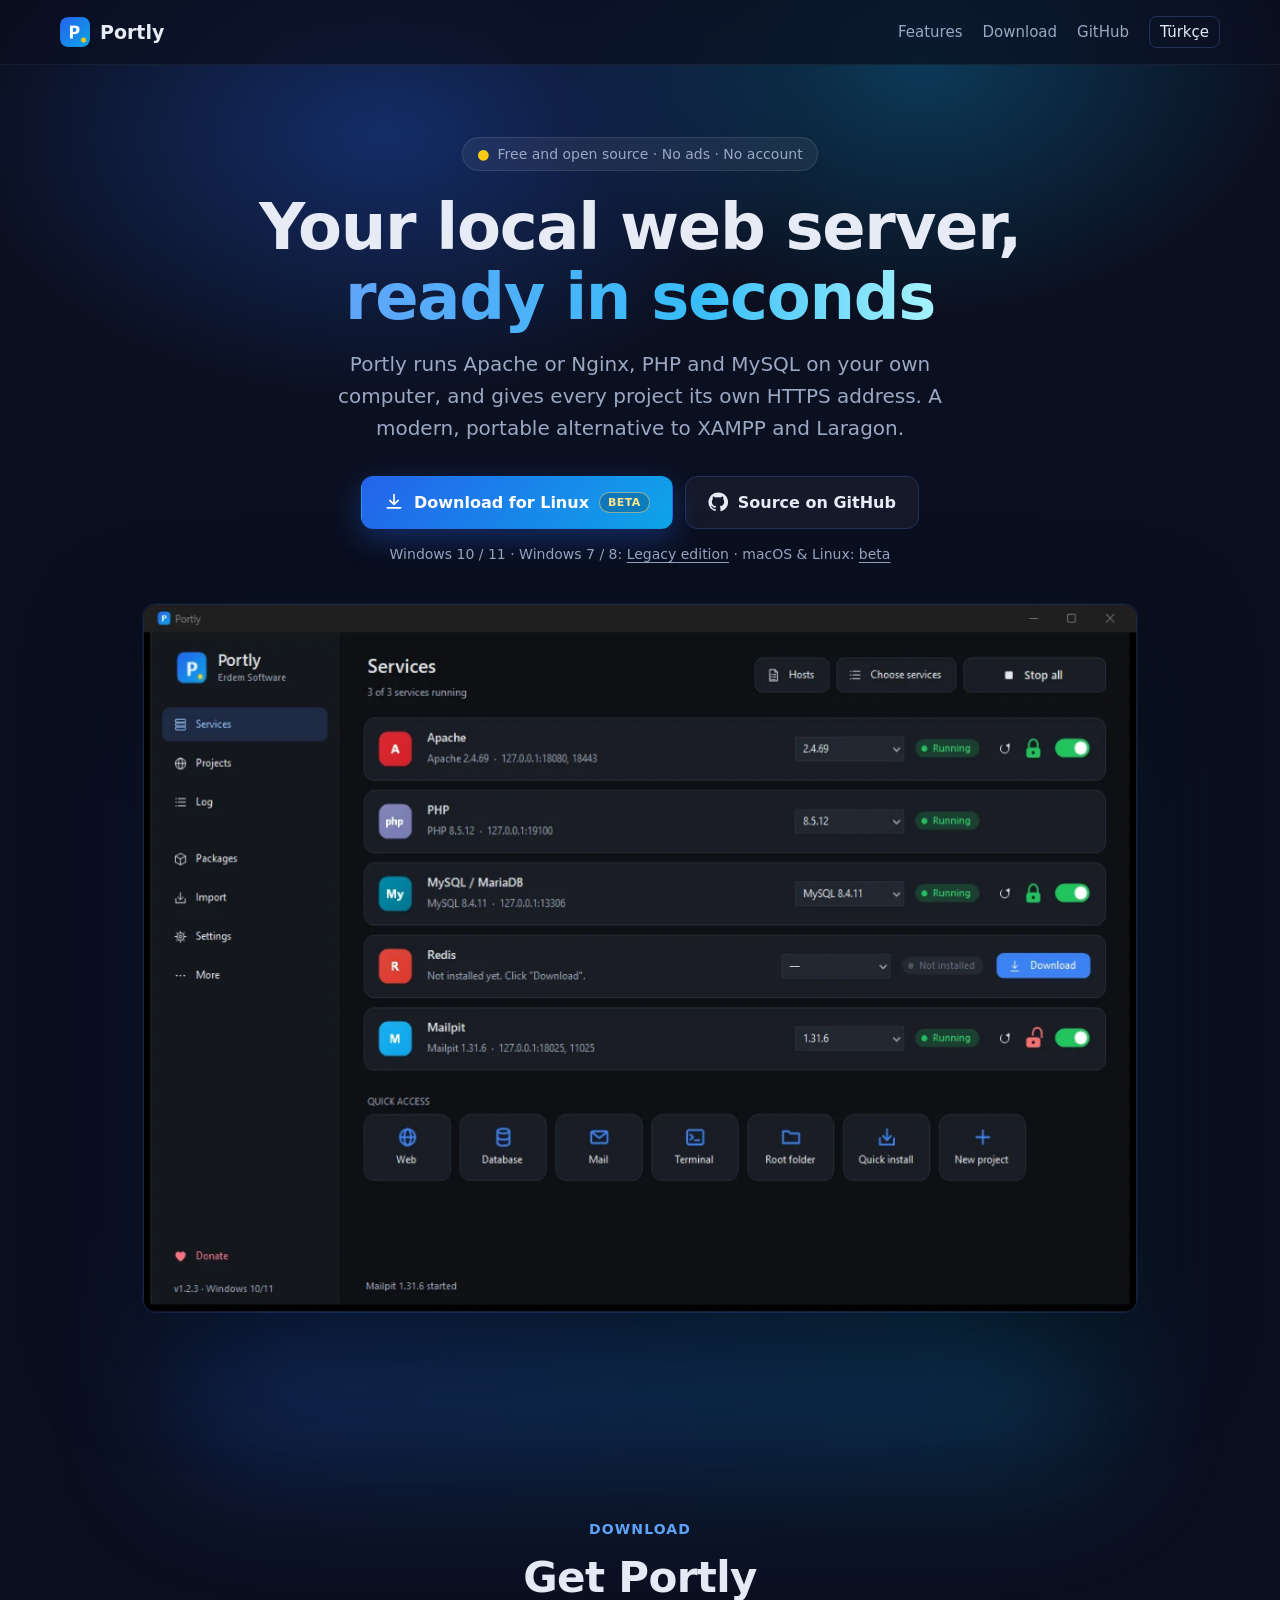
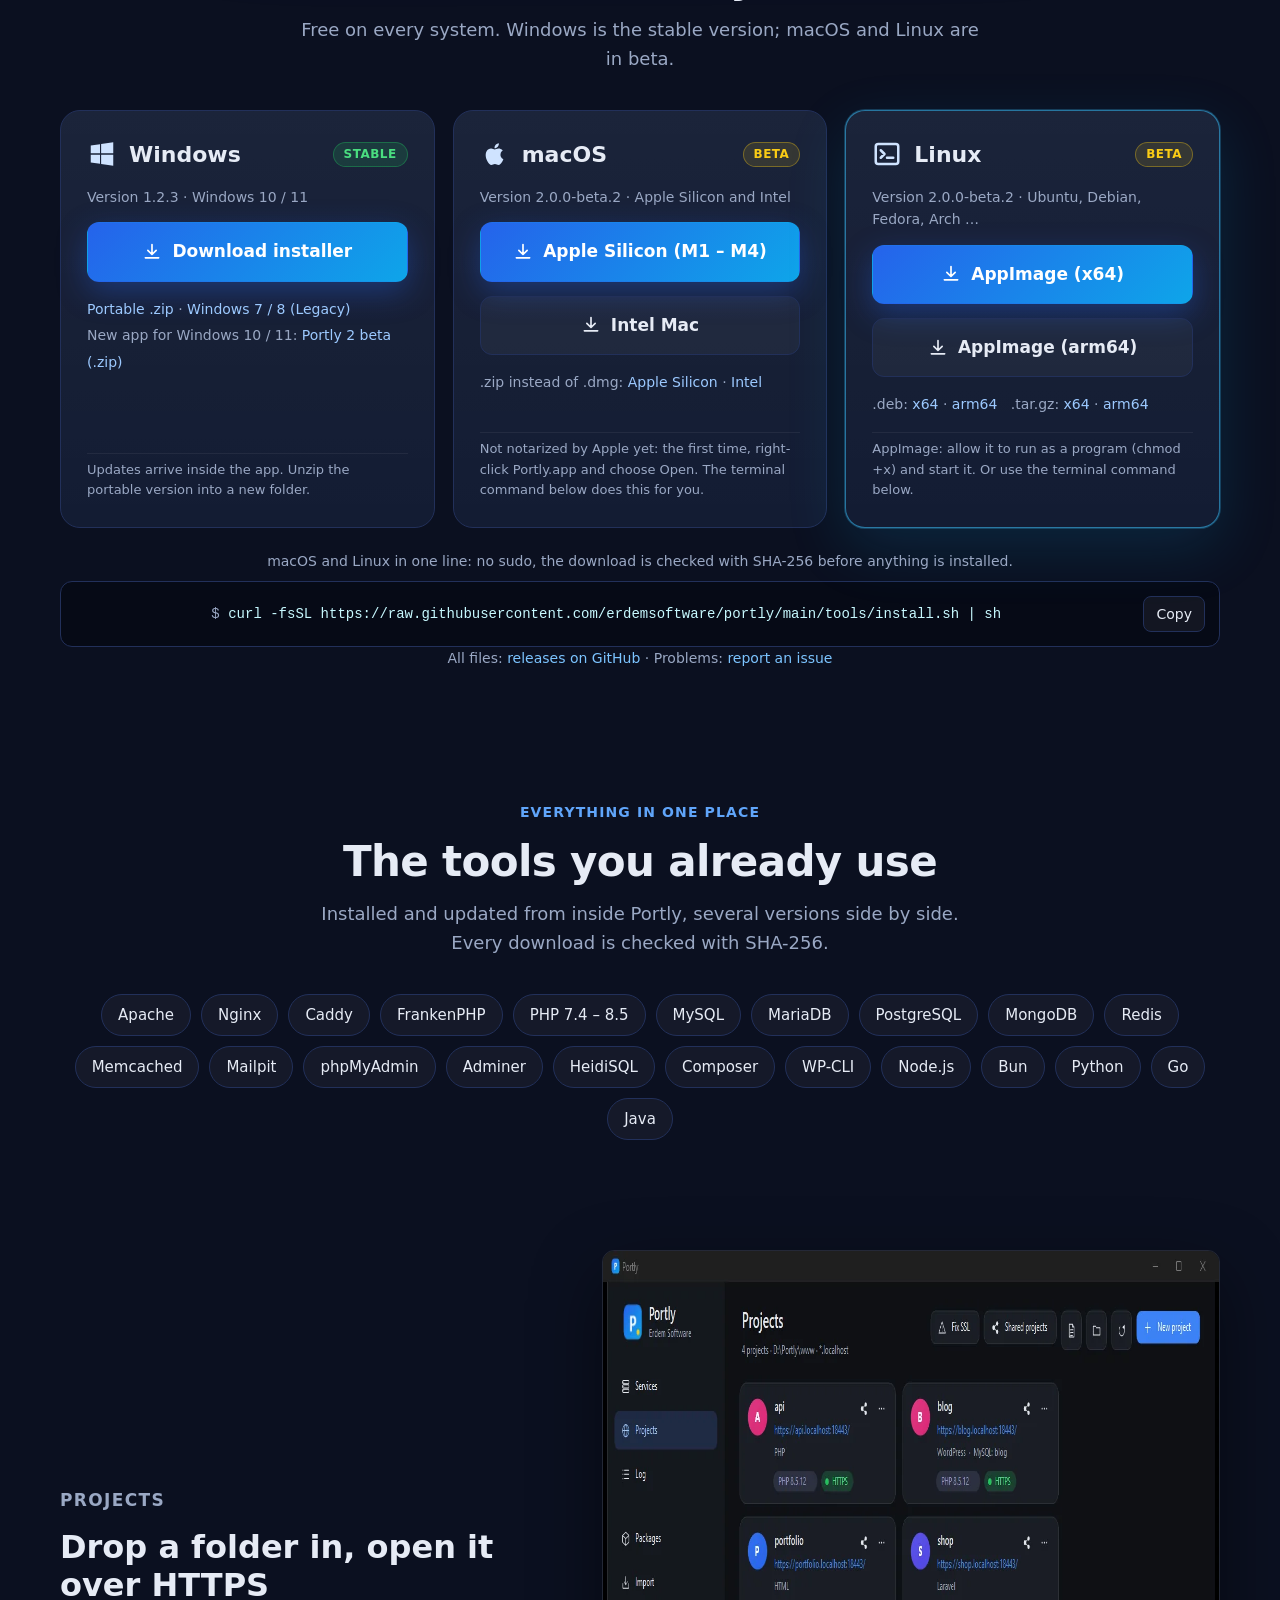
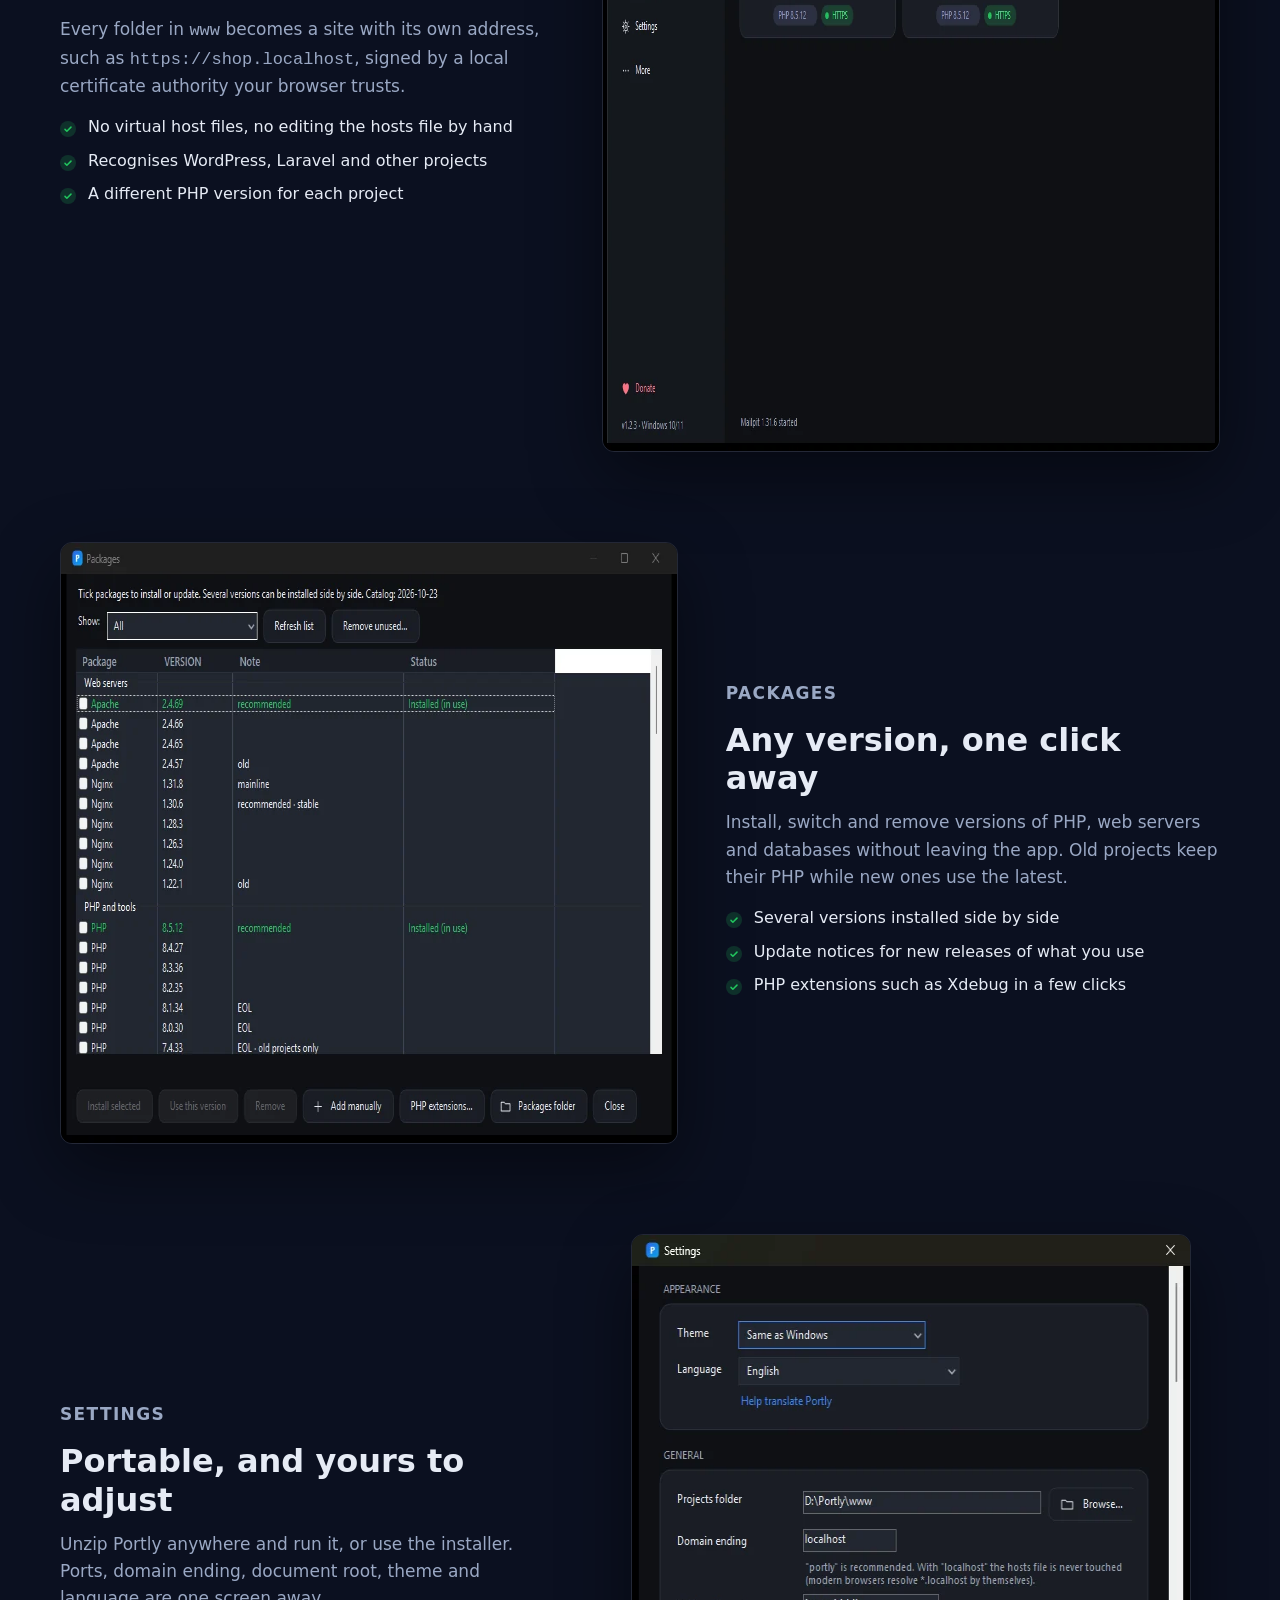
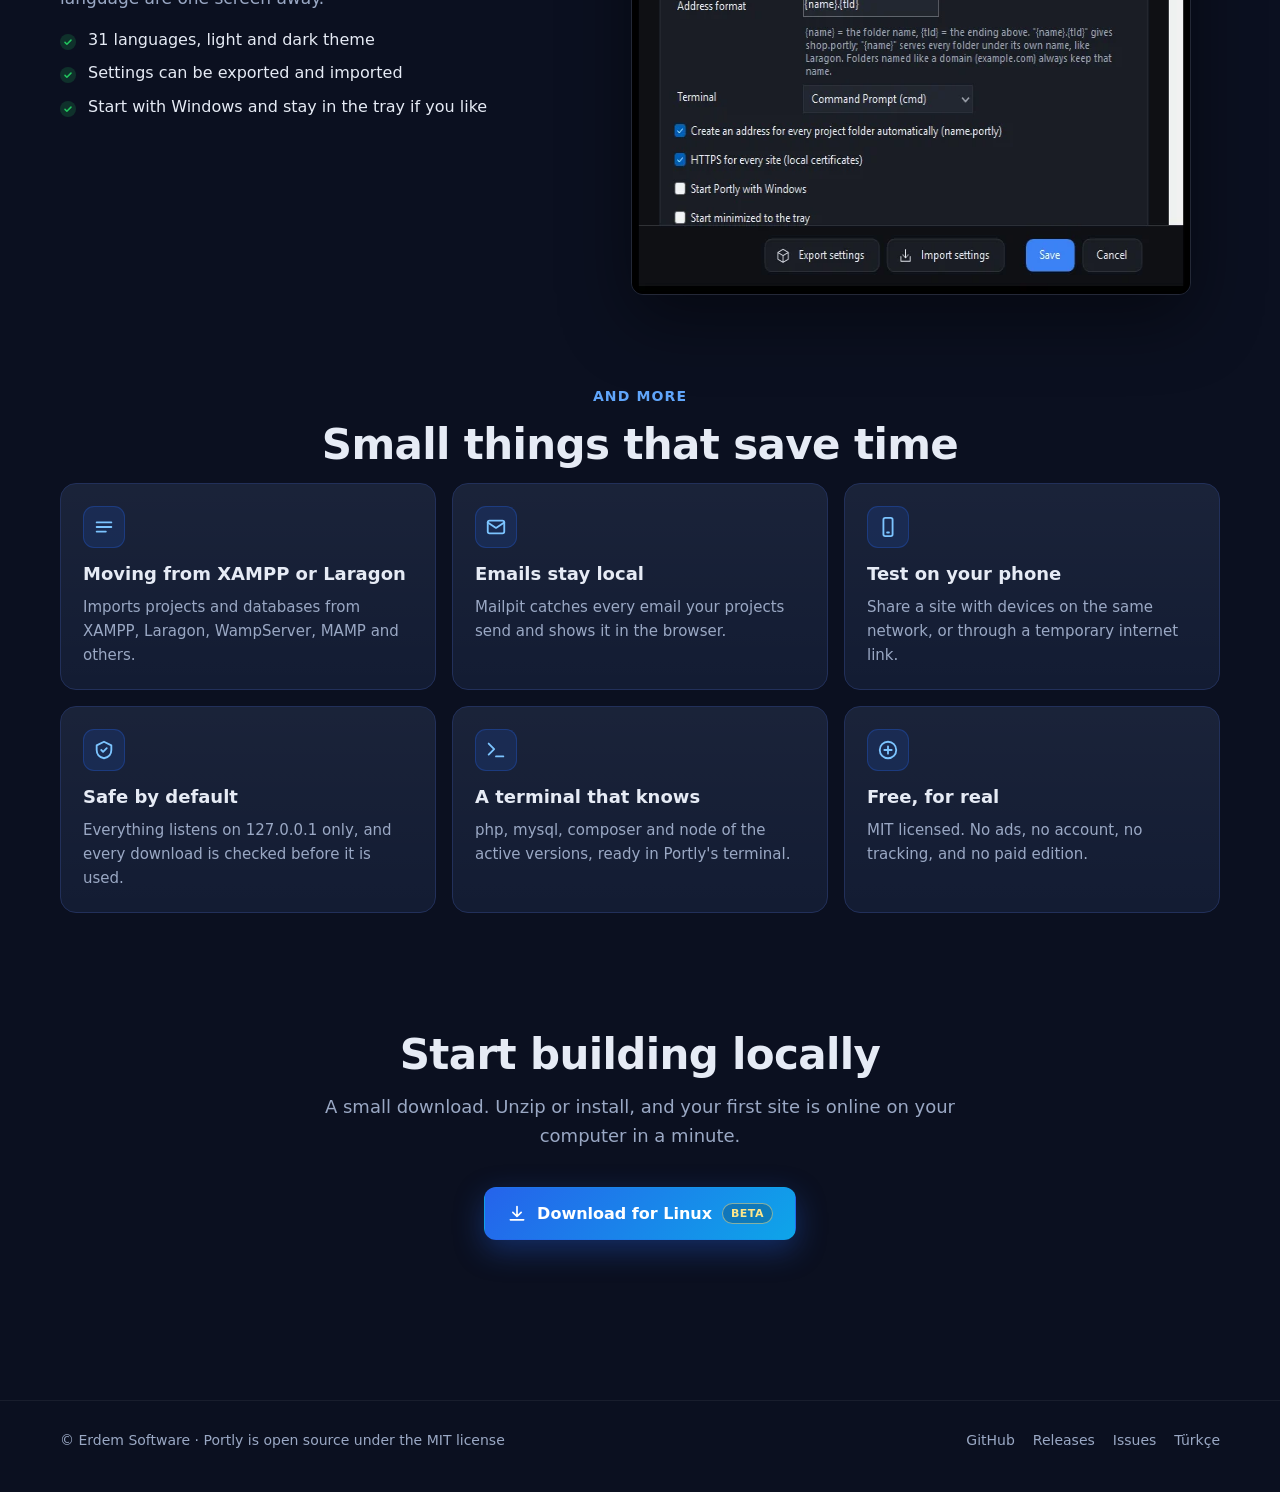
<file: site/index.html>
<!doctype html>
<html lang="en" data-root="1">
<head>
<meta charset="utf-8">
<meta name="viewport" content="width=device-width, initial-scale=1">
<title>Portly: free local web server for PHP, MySQL and HTTPS</title>
<meta name="description" content="Portly is a free, open-source and portable local development environment: Apache or Nginx, several PHP versions, MySQL, HTTPS for every project. A modern alternative to XAMPP and Laragon.">
<link rel="canonical" href="https://portly.erdemsoftware.com/">
<link rel="alternate" hreflang="en" href="https://portly.erdemsoftware.com/">
<link rel="alternate" hreflang="tr" href="https://portly.erdemsoftware.com/tr/">
<link rel="alternate" hreflang="x-default" href="https://portly.erdemsoftware.com/">
<meta property="og:type" content="website">
<meta property="og:locale" content="en_US">
<meta property="og:locale:alternate" content="tr_TR">
<meta property="og:title" content="Portly: free local web server for PHP, MySQL and HTTPS">
<meta property="og:description" content="Free, open-source and portable. Apache or Nginx, several PHP versions, MySQL and HTTPS for every project.">
<meta property="og:url" content="https://portly.erdemsoftware.com/">
<meta property="og:image" content="https://portly.erdemsoftware.com/assets/img/og.png">
<meta property="og:image:width" content="1200">
<meta property="og:image:height" content="630">
<meta property="og:site_name" content="Portly">
<meta name="twitter:card" content="summary_large_image">
<meta name="robots" content="index, follow, max-image-preview:large">
<meta name="theme-color" content="#0b1020">
<link rel="icon" type="image/png" href="favicon.png">
<link rel="apple-touch-icon" href="apple-touch-icon.png">
<script src="assets/lang.js?v=4"></script>
<link rel="stylesheet" href="assets/style.css?v=4">
<script type="application/ld+json">
{"@context":"https://schema.org","@type":"SoftwareApplication","name":"Portly","operatingSystem":"Windows 10, Windows 11, macOS, Linux","applicationCategory":"DeveloperApplication","offers":{"@type":"Offer","price":"0","priceCurrency":"USD"},"license":"https://github.com/erdemsoftware/portly/blob/main/LICENSE","url":"https://portly.erdemsoftware.com/","downloadUrl":"https://github.com/erdemsoftware/portly/releases/latest","author":{"@type":"Organization","name":"Erdem Software","url":"https://erdemsoftware.com/"}}
</script>
</head>
<body>

<header class="top">
  <div class="wrap">
    <a class="brand" href="./"><img src="assets/img/portly-192.png" alt="" width="30" height="30">Portly</a>
    <nav class="nav">
      <a class="hide-sm" href="#features">Features</a>
      <a class="hide-sm" href="#download">Download</a>
      <a class="hide-sm" href="https://github.com/erdemsoftware/portly">GitHub</a>
      <a class="lang" href="tr/" hreflang="tr" data-setlang="tr" lang="tr">Türkçe</a>
    </nav>
  </div>
</header>

<main>
<section class="hero">
  <div class="wrap">
    <span class="badge"><b>●</b> Free and open source · No ads · No account</span>
    <h1>Your local web server, <span class="grad">ready in seconds</span></h1>
    <p class="lead">Portly runs Apache or Nginx, PHP and MySQL on your own computer, and gives every project its own HTTPS address. A modern, portable alternative to XAMPP and Laragon.</p>
    <div class="cta">
      <a class="btn btn-primary hero-dl for-windows" href="https://github.com/erdemsoftware/portly/releases/latest/download/Portly-win10-11-setup.exe">
        <svg viewBox="0 0 24 24" fill="none" stroke="currentColor" stroke-width="2" stroke-linecap="round" stroke-linejoin="round" aria-hidden="true"><path d="M12 3v12m0 0l-5-5m5 5l5-5M4 19h16"/></svg>
        Download for Windows <small>v<span data-version>1.2.3</span></small>
      </a>
      <a class="btn btn-primary hero-dl for-mac" href="#download">
        <svg viewBox="0 0 24 24" fill="none" stroke="currentColor" stroke-width="2" stroke-linecap="round" stroke-linejoin="round" aria-hidden="true"><path d="M12 3v12m0 0l-5-5m5 5l5-5M4 19h16"/></svg>
        Download for macOS <span class="tag beta">Beta</span>
      </a>
      <a class="btn btn-primary hero-dl for-linux" href="#download">
        <svg viewBox="0 0 24 24" fill="none" stroke="currentColor" stroke-width="2" stroke-linecap="round" stroke-linejoin="round" aria-hidden="true"><path d="M12 3v12m0 0l-5-5m5 5l5-5M4 19h16"/></svg>
        Download for Linux <span class="tag beta">Beta</span>
      </a>
      <a class="btn btn-ghost" href="https://github.com/erdemsoftware/portly">
        <svg viewBox="0 0 24 24" fill="currentColor" aria-hidden="true"><path d="M12 .5a11.5 11.5 0 0 0-3.64 22.41c.58.1.79-.25.79-.56v-2c-3.2.7-3.88-1.37-3.88-1.37-.52-1.33-1.28-1.69-1.28-1.69-1.04-.71.08-.7.08-.7 1.15.08 1.76 1.19 1.76 1.19 1.03 1.76 2.69 1.25 3.35.96.1-.75.4-1.25.73-1.54-2.55-.29-5.24-1.28-5.24-5.69 0-1.26.45-2.29 1.19-3.09-.12-.29-.52-1.46.11-3.05 0 0 .97-.31 3.17 1.18a11 11 0 0 1 5.77 0c2.2-1.49 3.17-1.18 3.17-1.18.63 1.59.23 2.76.11 3.05.74.8 1.19 1.83 1.19 3.09 0 4.42-2.7 5.4-5.26 5.68.41.36.78 1.06.78 2.14v3.17c0 .31.21.67.8.56A11.5 11.5 0 0 0 12 .5z"/></svg>
        Source on GitHub
      </a>
    </div>
    <p class="meta">Windows 10 / 11 · Windows 7 / 8: <a href="https://github.com/erdemsoftware/portly/releases/latest">Legacy edition</a> · macOS &amp; Linux: <a href="#download">beta</a></p>
  </div>
  <div class="stage">
    <div class="glow"><img class="shot" src="assets/img/1-services.webp" width="1180" height="800" alt="Portly: Apache, PHP, MySQL and Mailpit running"></div>
  </div>
</section>
<section id="download">
  <div class="wrap center">
    <p class="kicker">Download</p>
    <h2>Get Portly</h2>
    <p class="sub">Free on every system. Windows is the stable version; macOS and Linux are in beta.</p>
    <div class="dl-grid">
      <div class="dl reveal" data-os="windows">
        <div class="dl-head"><svg viewBox="0 0 24 24" fill="currentColor" aria-hidden="true"><path d="M3 5.1l7.4-1v7.2H3zM11.3 4l9.7-1.4v8.7h-9.7zM3 12.6h7.4v7.2L3 18.8zM11.3 12.6H21v8.8l-9.7-1.4z"/></svg><h3>Windows</h3><span class="tag stable">Stable</span></div>
        <p class="dl-ver">Version <span data-version>1.2.3</span> · Windows 10 / 11</p>
        <a class="btn btn-primary" href="https://github.com/erdemsoftware/portly/releases/latest/download/Portly-win10-11-setup.exe"><svg viewBox="0 0 24 24" fill="none" stroke="currentColor" stroke-width="2" stroke-linecap="round" stroke-linejoin="round" aria-hidden="true"><path d="M12 3v12m0 0l-5-5m5 5l5-5M4 19h16"/></svg> Download installer</a>
        <p class="dl-more"><a href="https://github.com/erdemsoftware/portly/releases/latest/download/Portly-win10-11.zip">Portable .zip</a> · <a href="https://github.com/erdemsoftware/portly/releases/latest/download/Portly-win7-8-setup.exe">Windows 7 / 8 (Legacy)</a><br>New app for Windows 10 / 11: <a data-file="Portly-windows-x64.zip" href="https://github.com/erdemsoftware/portly/releases/download/v2.0.0-beta.2/Portly-windows-x64.zip">Portly 2 beta (.zip)</a></p>
        <p class="dl-note">Updates arrive inside the app. Unzip the portable version into a new folder.</p>
      </div>
      <div class="dl reveal" data-os="mac">
        <div class="dl-head"><svg viewBox="0 0 24 24" fill="currentColor" aria-hidden="true"><path d="M16.37 12.6c-.02-2.2 1.8-3.26 1.88-3.31-1.03-1.5-2.62-1.7-3.18-1.73-1.35-.14-2.64.8-3.33.8-.69 0-1.74-.78-2.86-.76-1.47.02-2.83.86-3.59 2.18-1.53 2.66-.39 6.6 1.1 8.76.73 1.06 1.6 2.24 2.73 2.2 1.1-.04 1.51-.71 2.84-.71 1.32 0 1.7.71 2.86.69 1.18-.02 1.93-1.07 2.65-2.13.83-1.22 1.18-2.41 1.2-2.47-.03-.01-2.29-.88-2.3-3.52zM14.2 6.13c.6-.74 1.01-1.75.9-2.77-.87.04-1.93.58-2.55 1.31-.56.64-1.05 1.68-.92 2.67.97.08 1.97-.49 2.57-1.21z"/></svg><h3>macOS</h3><span class="tag beta">Beta</span></div>
        <p class="dl-ver">Version <span data-beta-version>2.0.0-beta.2</span> · Apple Silicon and Intel</p>
        <a class="btn btn-primary" data-file="Portly-macos-arm64.dmg" href="https://github.com/erdemsoftware/portly/releases/download/v2.0.0-beta.2/Portly-macos-arm64.dmg"><svg viewBox="0 0 24 24" fill="none" stroke="currentColor" stroke-width="2" stroke-linecap="round" stroke-linejoin="round" aria-hidden="true"><path d="M12 3v12m0 0l-5-5m5 5l5-5M4 19h16"/></svg> Apple Silicon (M1 – M4)</a>
        <a class="btn btn-ghost" data-file="Portly-macos-x64.dmg" href="https://github.com/erdemsoftware/portly/releases/download/v2.0.0-beta.2/Portly-macos-x64.dmg"><svg viewBox="0 0 24 24" fill="none" stroke="currentColor" stroke-width="2" stroke-linecap="round" stroke-linejoin="round" aria-hidden="true"><path d="M12 3v12m0 0l-5-5m5 5l5-5M4 19h16"/></svg> Intel Mac</a>
        <p class="dl-more">.zip instead of .dmg: <a data-file="Portly-macos-arm64.zip" href="https://github.com/erdemsoftware/portly/releases/download/v2.0.0-beta.2/Portly-macos-arm64.zip">Apple Silicon</a> · <a data-file="Portly-macos-x64.zip" href="https://github.com/erdemsoftware/portly/releases/download/v2.0.0-beta.2/Portly-macos-x64.zip">Intel</a></p>
        <p class="dl-note">Not notarized by Apple yet: the first time, right-click Portly.app and choose Open. The terminal command below does this for you.</p>
      </div>
      <div class="dl reveal" data-os="linux">
        <div class="dl-head"><svg viewBox="0 0 24 24" fill="none" stroke="currentColor" stroke-width="2" stroke-linecap="round" stroke-linejoin="round" aria-hidden="true"><rect x="3" y="4" width="18" height="16" rx="2"/><path d="M7 9l3 3-3 3M12 15h5"/></svg><h3>Linux</h3><span class="tag beta">Beta</span></div>
        <p class="dl-ver">Version <span data-beta-version>2.0.0-beta.2</span> · Ubuntu, Debian, Fedora, Arch …</p>
        <a class="btn btn-primary" data-file="Portly-linux-x64.AppImage" href="https://github.com/erdemsoftware/portly/releases/download/v2.0.0-beta.2/Portly-linux-x64.AppImage"><svg viewBox="0 0 24 24" fill="none" stroke="currentColor" stroke-width="2" stroke-linecap="round" stroke-linejoin="round" aria-hidden="true"><path d="M12 3v12m0 0l-5-5m5 5l5-5M4 19h16"/></svg> AppImage (x64)</a>
        <a class="btn btn-ghost" data-file="Portly-linux-arm64.AppImage" href="https://github.com/erdemsoftware/portly/releases/download/v2.0.0-beta.2/Portly-linux-arm64.AppImage"><svg viewBox="0 0 24 24" fill="none" stroke="currentColor" stroke-width="2" stroke-linecap="round" stroke-linejoin="round" aria-hidden="true"><path d="M12 3v12m0 0l-5-5m5 5l5-5M4 19h16"/></svg> AppImage (arm64)</a>
        <p class="dl-more">.deb: <a data-file="Portly-linux-x64.deb" href="https://github.com/erdemsoftware/portly/releases/download/v2.0.0-beta.2/Portly-linux-x64.deb">x64</a> · <a data-file="Portly-linux-arm64.deb" href="https://github.com/erdemsoftware/portly/releases/download/v2.0.0-beta.2/Portly-linux-arm64.deb">arm64</a> &nbsp; .tar.gz: <a data-file="Portly-linux-x64.tar.gz" href="https://github.com/erdemsoftware/portly/releases/download/v2.0.0-beta.2/Portly-linux-x64.tar.gz">x64</a> · <a data-file="Portly-linux-arm64.tar.gz" href="https://github.com/erdemsoftware/portly/releases/download/v2.0.0-beta.2/Portly-linux-arm64.tar.gz">arm64</a></p>
        <p class="dl-note">AppImage: allow it to run as a program (chmod +x) and start it. Or use the terminal command below.</p>
      </div>
    </div>
    <div class="dl-cmd reveal">
      <p>macOS and Linux in one line: no sudo, the download is checked with SHA-256 before anything is installed.</p>
      <div class="cmd"><code id="install-cmd">curl -fsSL https://raw.githubusercontent.com/erdemsoftware/portly/main/tools/install.sh | sh</code><button class="copy" type="button" data-copy="#install-cmd" data-done="Copied">Copy</button></div>
      <p class="small-print">All files: <a href="https://github.com/erdemsoftware/portly/releases">releases on GitHub</a> · Problems: <a href="https://github.com/erdemsoftware/portly/issues">report an issue</a></p>
    </div>
  </div>
</section>


<section>
  <div class="wrap center">
    <p class="kicker">Everything in one place</p>
    <h2>The tools you already use</h2>
    <p class="sub">Installed and updated from inside Portly, several versions side by side. Every download is checked with SHA-256.</p>
    <div class="chips reveal">
      <span class="chip">Apache</span><span class="chip">Nginx</span><span class="chip">Caddy</span><span class="chip">FrankenPHP</span>
      <span class="chip">PHP 7.4 – 8.5</span><span class="chip">MySQL</span><span class="chip">MariaDB</span><span class="chip">PostgreSQL</span>
      <span class="chip">MongoDB</span><span class="chip">Redis</span><span class="chip">Memcached</span><span class="chip">Mailpit</span>
      <span class="chip">phpMyAdmin</span><span class="chip">Adminer</span><span class="chip">HeidiSQL</span><span class="chip">Composer</span>
      <span class="chip">WP-CLI</span><span class="chip">Node.js</span><span class="chip">Bun</span><span class="chip">Python</span><span class="chip">Go</span><span class="chip">Java</span>
    </div>
  </div>
</section>

<section id="features">
  <div class="wrap">
    <div class="row reveal">
      <div class="text">
        <p class="kicker">Projects</p>
        <h3>Drop a folder in, open it over HTTPS</h3>
        <p>Every folder in <code>www</code> becomes a site with its own address, such as <code>https://shop.localhost</code>, signed by a local certificate authority your browser trusts.</p>
        <ul>
          <li>No virtual host files, no editing the hosts file by hand</li>
          <li>Recognises WordPress, Laravel and other projects</li>
          <li>A different PHP version for each project</li>
        </ul>
      </div>
      <div class="frame"><img src="assets/img/2-projects.webp" width="1180" height="800" alt="Projects page with four sites and HTTPS" loading="lazy"></div>
    </div>

    <div class="row flip reveal">
      <div class="text">
        <p class="kicker">Packages</p>
        <h3>Any version, one click away</h3>
        <p>Install, switch and remove versions of PHP, web servers and databases without leaving the app. Old projects keep their PHP while new ones use the latest.</p>
        <ul>
          <li>Several versions installed side by side</li>
          <li>Update notices for new releases of what you use</li>
          <li>PHP extensions such as Xdebug in a few clicks</li>
        </ul>
      </div>
      <div class="frame"><img src="assets/img/3-packages.webp" width="900" height="600" alt="Packages window with web server and PHP versions" loading="lazy"></div>
    </div>

    <div class="row reveal">
      <div class="text">
        <p class="kicker">Settings</p>
        <h3>Portable, and yours to adjust</h3>
        <p>Unzip Portly anywhere and run it, or use the installer. Ports, domain ending, document root, theme and language are one screen away.</p>
        <ul>
          <li>31 languages, light and dark theme</li>
          <li>Settings can be exported and imported</li>
          <li>Start with Windows and stay in the tray if you like</li>
        </ul>
      </div>
      <div class="frame small"><img src="assets/img/4-settings.webp" width="656" height="659" alt="Settings window" loading="lazy"></div>
    </div>

    <div class="center">
      <p class="kicker">And more</p>
      <h2>Small things that save time</h2>
    </div>
    <div class="grid">
      <div class="card reveal">
        <div class="icon"><svg viewBox="0 0 24 24" fill="none" stroke="currentColor" stroke-width="2" stroke-linecap="round" stroke-linejoin="round"><path d="M4 7h16M4 12h16M4 17h10"/></svg></div>
        <h3>Moving from XAMPP or Laragon</h3>
        <p>Imports projects and databases from XAMPP, Laragon, WampServer, MAMP and others.</p>
      </div>
      <div class="card reveal">
        <div class="icon"><svg viewBox="0 0 24 24" fill="none" stroke="currentColor" stroke-width="2" stroke-linecap="round" stroke-linejoin="round"><rect x="3" y="5" width="18" height="14" rx="2"/><path d="M3 7l9 6 9-6"/></svg></div>
        <h3>Emails stay local</h3>
        <p>Mailpit catches every email your projects send and shows it in the browser.</p>
      </div>
      <div class="card reveal">
        <div class="icon"><svg viewBox="0 0 24 24" fill="none" stroke="currentColor" stroke-width="2" stroke-linecap="round" stroke-linejoin="round"><rect x="7" y="2" width="10" height="20" rx="2"/><path d="M11 18h2"/></svg></div>
        <h3>Test on your phone</h3>
        <p>Share a site with devices on the same network, or through a temporary internet link.</p>
      </div>
      <div class="card reveal">
        <div class="icon"><svg viewBox="0 0 24 24" fill="none" stroke="currentColor" stroke-width="2" stroke-linecap="round" stroke-linejoin="round"><path d="M12 3l8 4v5c0 5-3.5 8-8 9-4.5-1-8-4-8-9V7z"/><path d="M9 12l2 2 4-4"/></svg></div>
        <h3>Safe by default</h3>
        <p>Everything listens on 127.0.0.1 only, and every download is checked before it is used.</p>
      </div>
      <div class="card reveal">
        <div class="icon"><svg viewBox="0 0 24 24" fill="none" stroke="currentColor" stroke-width="2" stroke-linecap="round" stroke-linejoin="round"><path d="M4 17l6-6-6-6M12 19h8"/></svg></div>
        <h3>A terminal that knows</h3>
        <p>php, mysql, composer and node of the active versions, ready in Portly's terminal.</p>
      </div>
      <div class="card reveal">
        <div class="icon"><svg viewBox="0 0 24 24" fill="none" stroke="currentColor" stroke-width="2" stroke-linecap="round" stroke-linejoin="round"><circle cx="12" cy="12" r="9"/><path d="M8 12h8M12 8v8"/></svg></div>
        <h3>Free, for real</h3>
        <p>MIT licensed. No ads, no account, no tracking, and no paid edition.</p>
      </div>
    </div>
  </div>
</section>


<section class="final">
  <div class="wrap">
    <h2>Start building locally</h2>
    <p class="sub mx-auto">A small download. Unzip or install, and your first site is online on your computer in a minute.</p>
    <div class="cta">
      <a class="btn btn-primary hero-dl for-windows" href="https://github.com/erdemsoftware/portly/releases/latest/download/Portly-win10-11-setup.exe">
        <svg viewBox="0 0 24 24" fill="none" stroke="currentColor" stroke-width="2" stroke-linecap="round" stroke-linejoin="round" aria-hidden="true"><path d="M12 3v12m0 0l-5-5m5 5l5-5M4 19h16"/></svg>
        Download for Windows <small>v<span data-version>1.2.3</span></small>
      </a>
      <a class="btn btn-primary hero-dl for-mac" href="#download">
        <svg viewBox="0 0 24 24" fill="none" stroke="currentColor" stroke-width="2" stroke-linecap="round" stroke-linejoin="round" aria-hidden="true"><path d="M12 3v12m0 0l-5-5m5 5l5-5M4 19h16"/></svg>
        Download for macOS <span class="tag beta">Beta</span>
      </a>
      <a class="btn btn-primary hero-dl for-linux" href="#download">
        <svg viewBox="0 0 24 24" fill="none" stroke="currentColor" stroke-width="2" stroke-linecap="round" stroke-linejoin="round" aria-hidden="true"><path d="M12 3v12m0 0l-5-5m5 5l5-5M4 19h16"/></svg>
        Download for Linux <span class="tag beta">Beta</span>
      </a>
    </div>
  </div>
</section>
</main>

<footer>
  <div class="wrap">
    <span>© Erdem Software · Portly is open source under the MIT license</span>
    <nav>
      <a href="https://github.com/erdemsoftware/portly">GitHub</a>
      <a href="https://github.com/erdemsoftware/portly/releases">Releases</a>
      <a href="https://github.com/erdemsoftware/portly/issues">Issues</a>
      <a href="tr/" hreflang="tr" data-setlang="tr" lang="tr">Türkçe</a>
    </nav>
  </div>
</footer>

<script src="assets/site.js?v=4" defer></script>
</body>
</html>
</file>
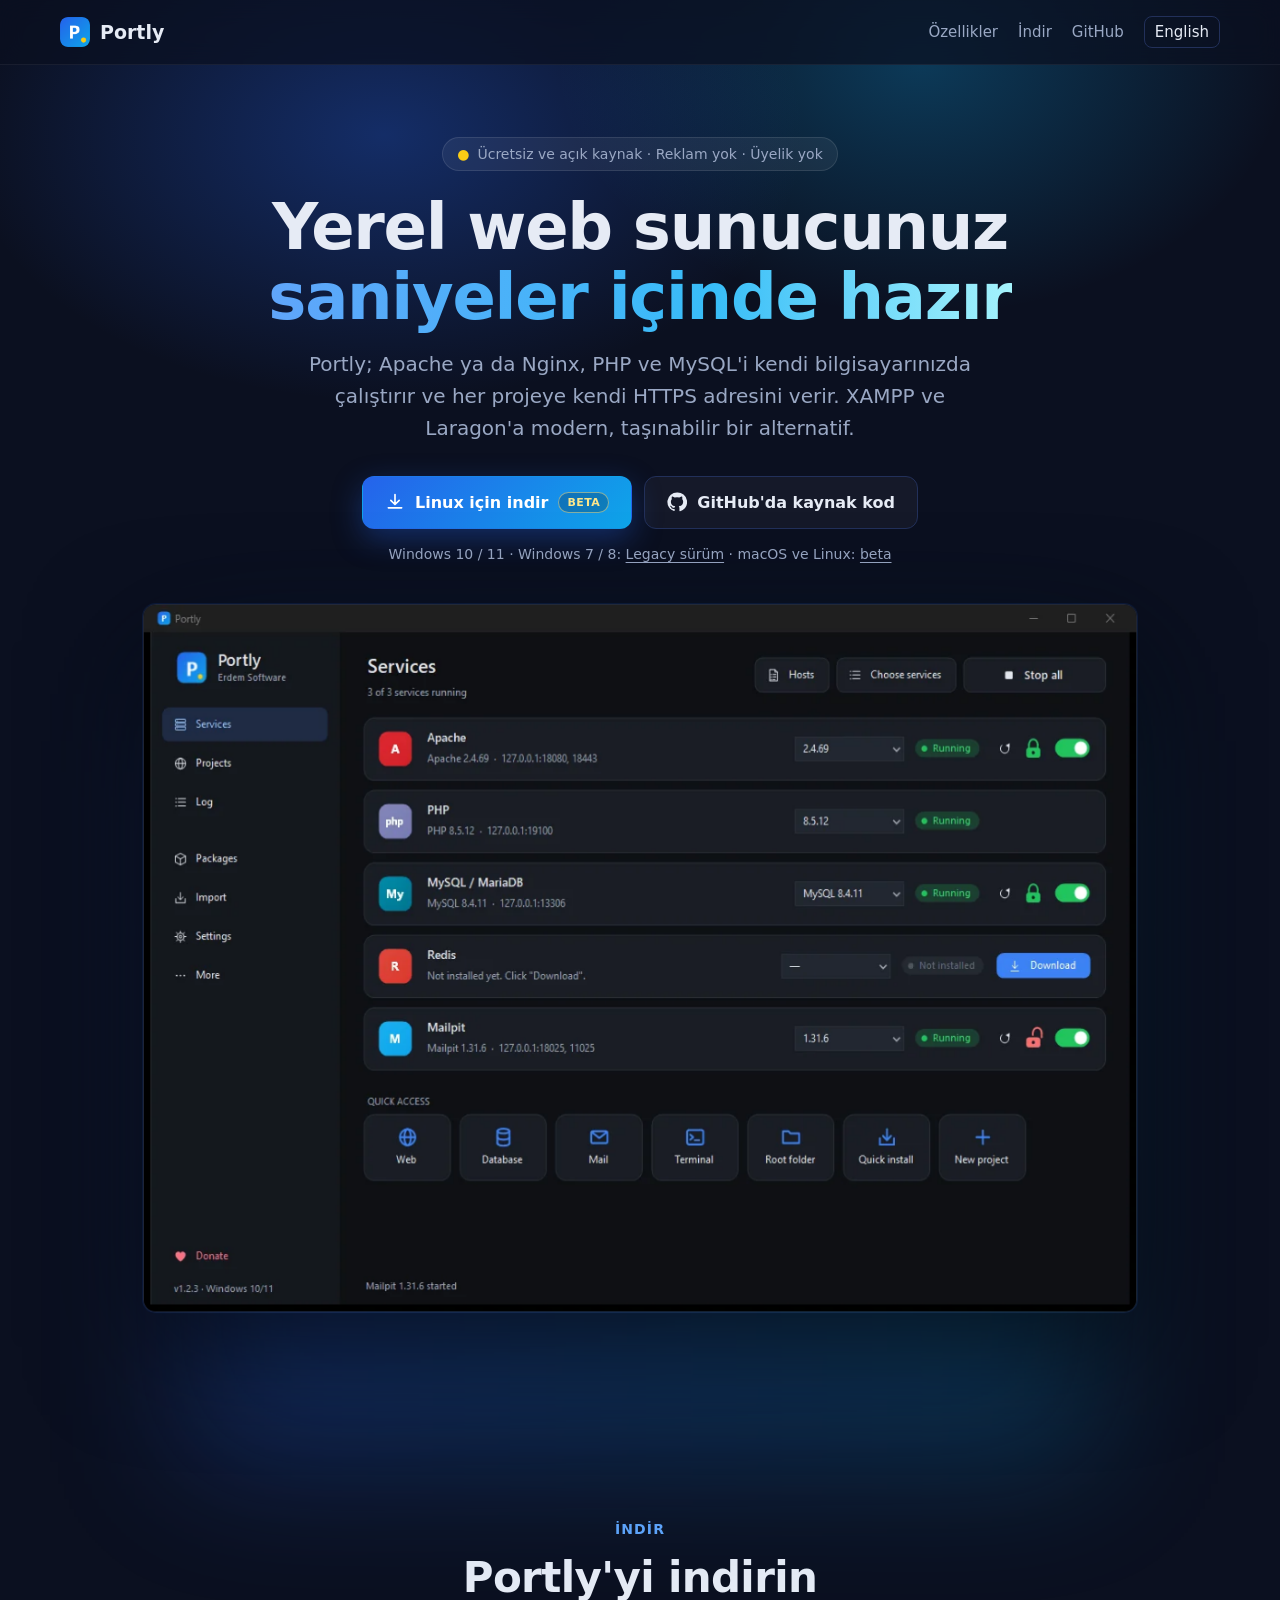
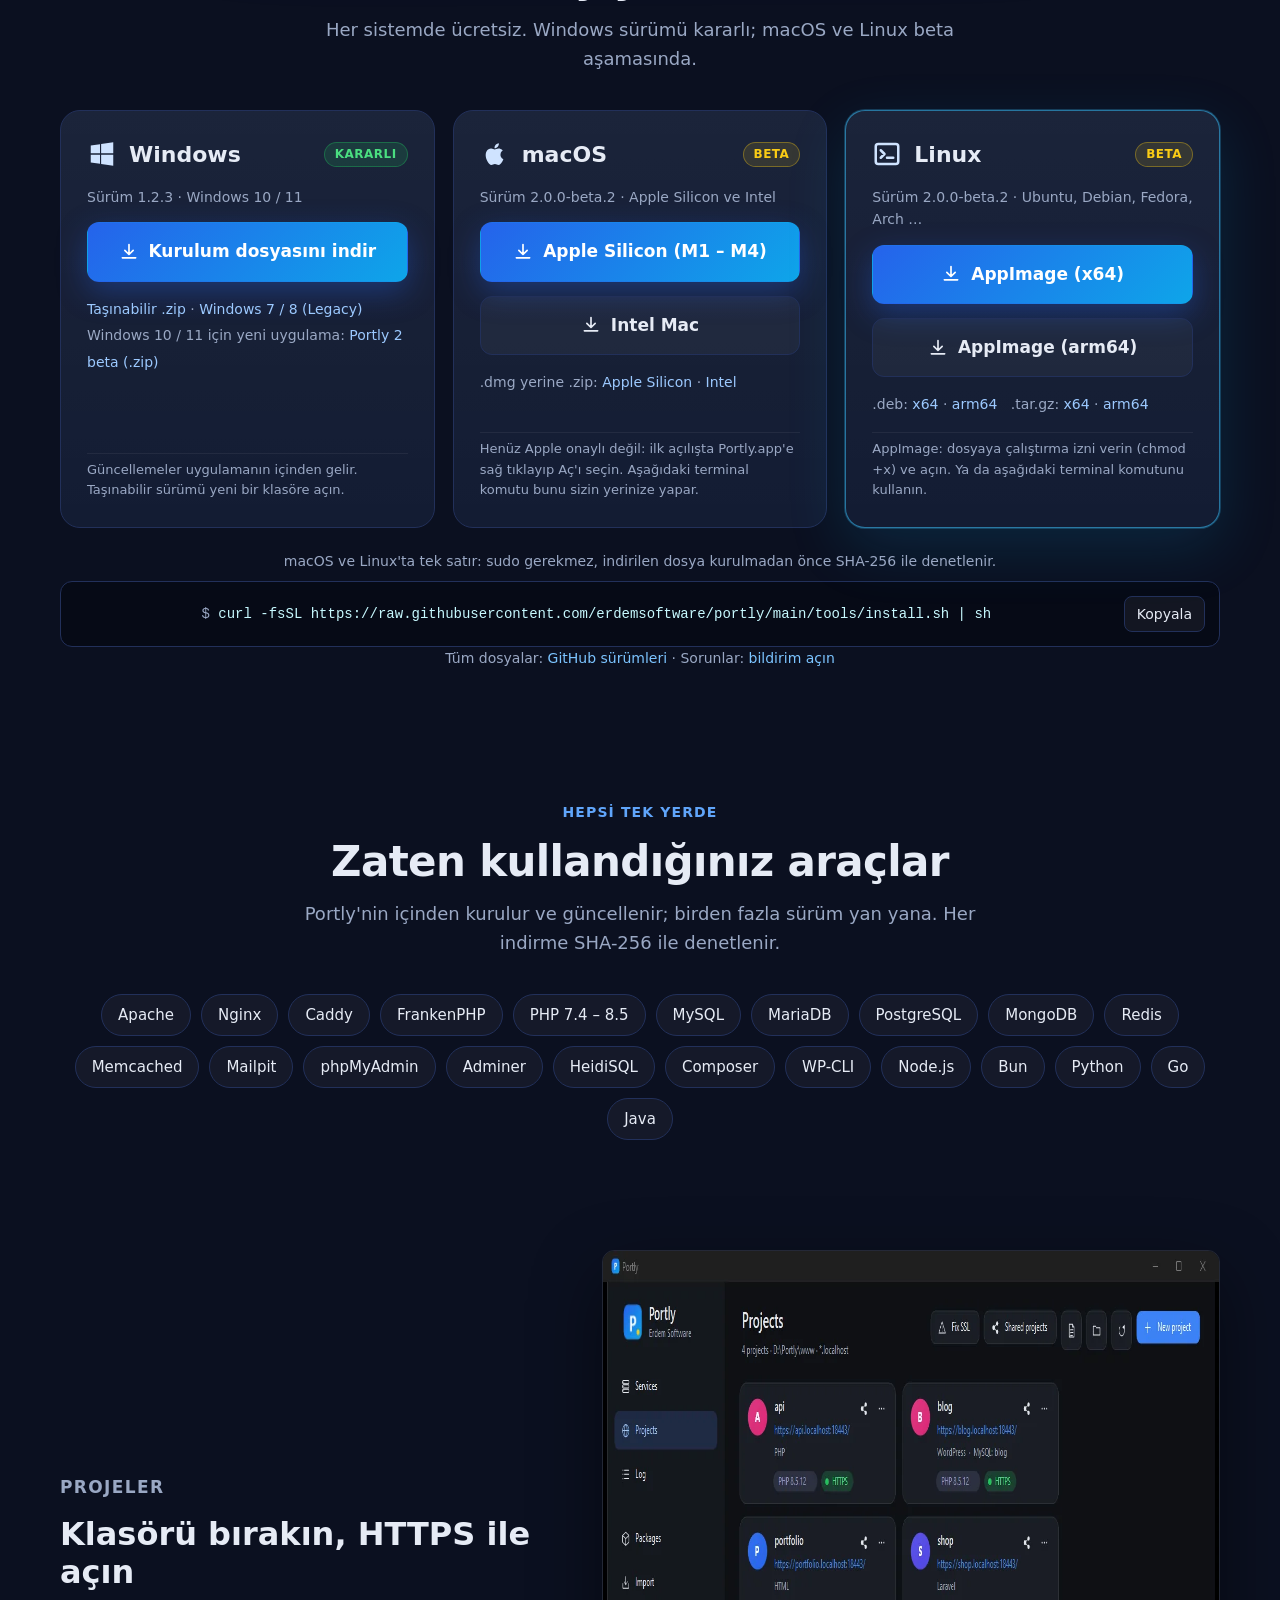
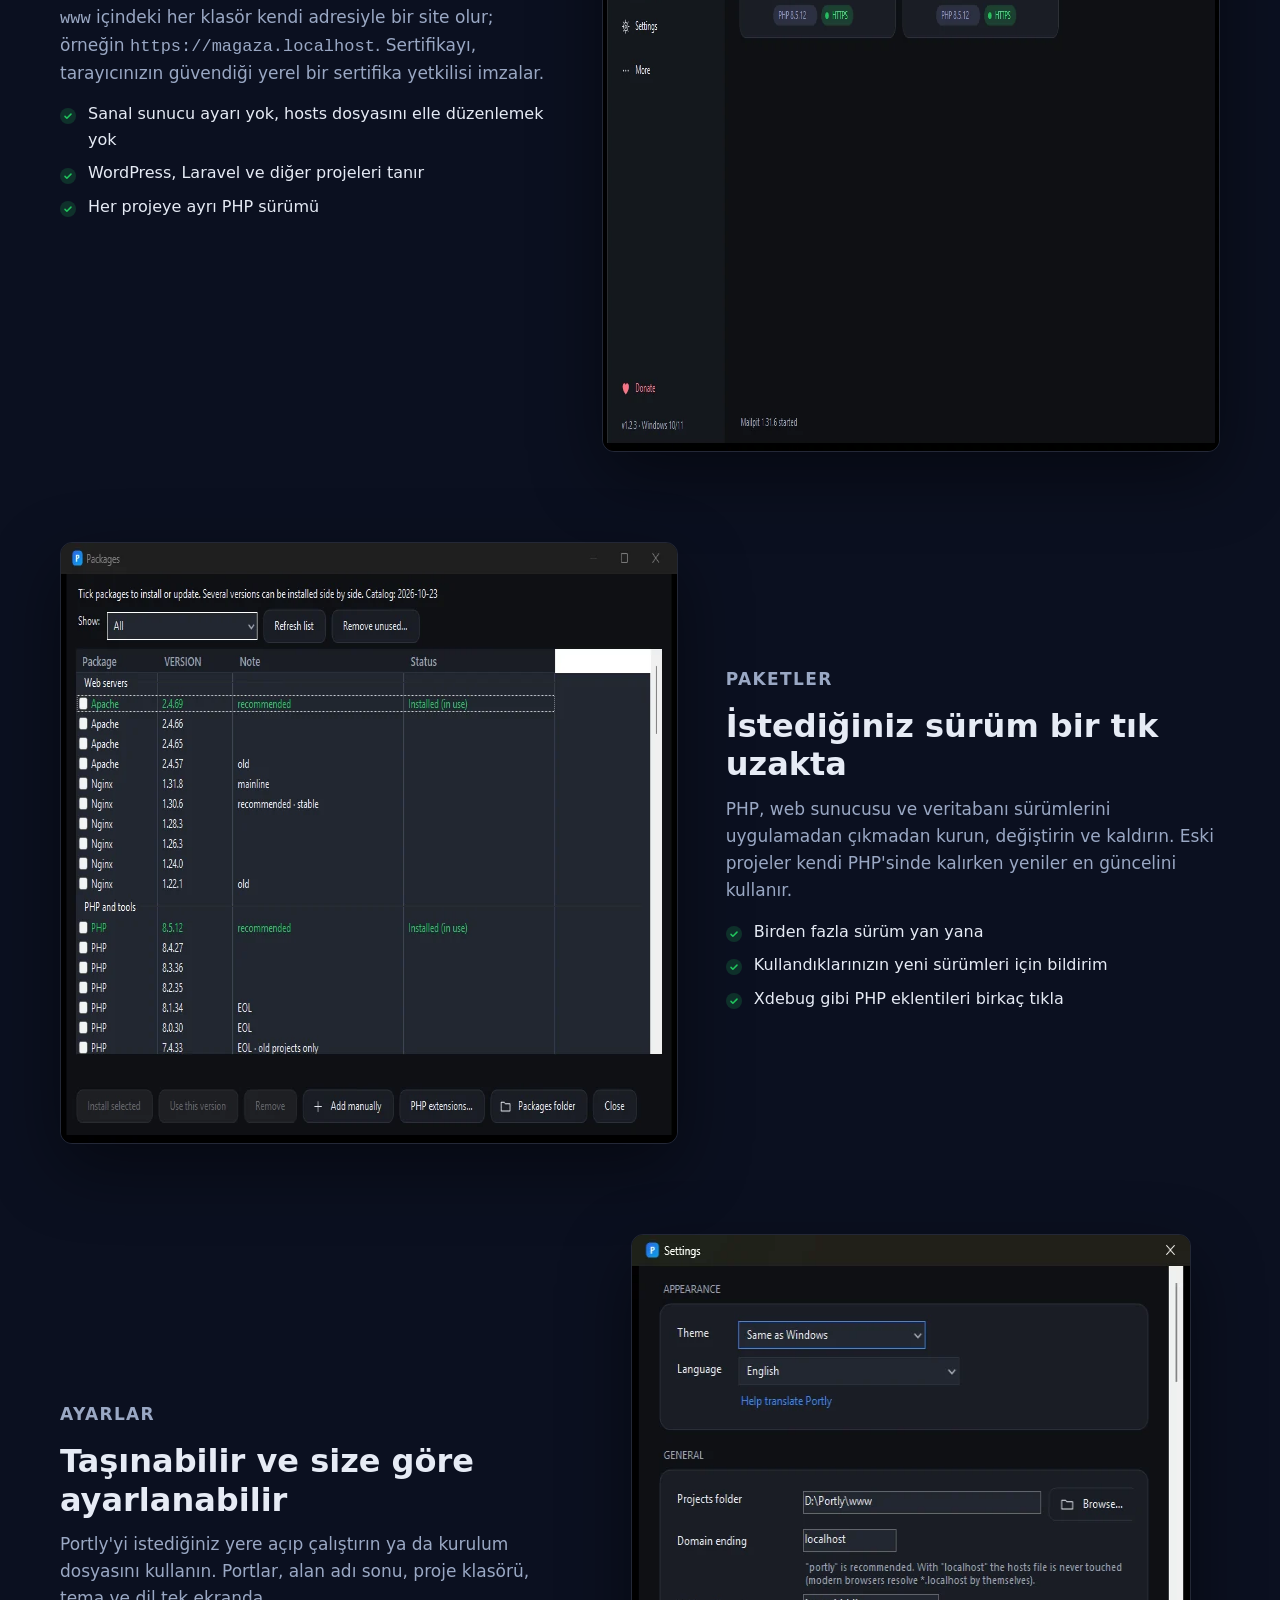
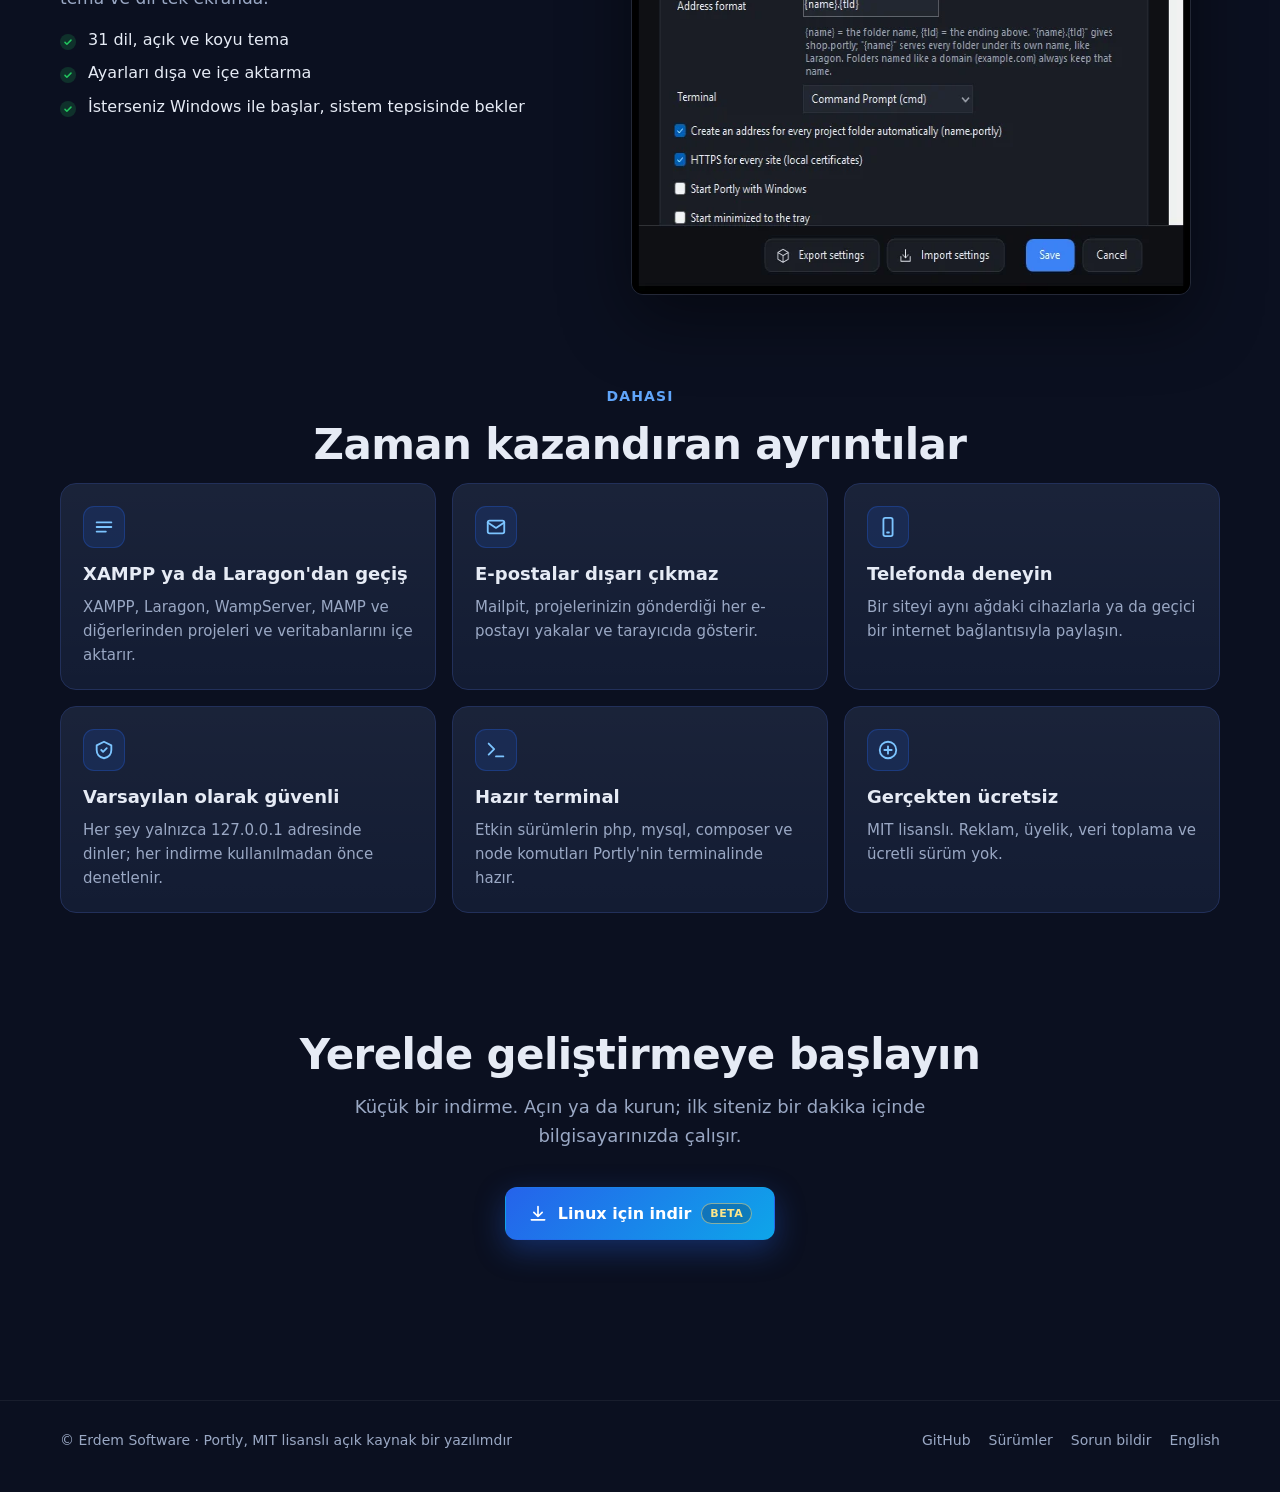
<file: site/tr/index.html>
<!doctype html>
<html lang="tr">
<head>
<meta charset="utf-8">
<meta name="viewport" content="width=device-width, initial-scale=1">
<title>Portly: PHP, MySQL ve HTTPS için ücretsiz yerel sunucu</title>
<meta name="description" content="Portly ücretsiz, açık kaynak ve taşınabilir bir yerel geliştirme ortamıdır: Apache ya da Nginx, birden fazla PHP sürümü, MySQL ve her proje için HTTPS. XAMPP ve Laragon'a modern bir alternatif.">
<link rel="canonical" href="https://portly.erdemsoftware.com/tr/">
<link rel="alternate" hreflang="en" href="https://portly.erdemsoftware.com/">
<link rel="alternate" hreflang="tr" href="https://portly.erdemsoftware.com/tr/">
<link rel="alternate" hreflang="x-default" href="https://portly.erdemsoftware.com/">
<meta property="og:type" content="website">
<meta property="og:locale" content="tr_TR">
<meta property="og:locale:alternate" content="en_US">
<meta property="og:title" content="Portly: PHP, MySQL ve HTTPS için ücretsiz yerel sunucu">
<meta property="og:description" content="Ücretsiz, açık kaynak ve taşınabilir. Apache ya da Nginx, birden fazla PHP sürümü, MySQL ve her proje için HTTPS.">
<meta property="og:url" content="https://portly.erdemsoftware.com/tr/">
<meta property="og:image" content="https://portly.erdemsoftware.com/assets/img/og.png">
<meta property="og:image:width" content="1200">
<meta property="og:image:height" content="630">
<meta property="og:site_name" content="Portly">
<meta name="twitter:card" content="summary_large_image">
<meta name="robots" content="index, follow, max-image-preview:large">
<meta name="theme-color" content="#0b1020">
<link rel="icon" type="image/png" href="../favicon.png">
<link rel="apple-touch-icon" href="../apple-touch-icon.png">
<script src="../assets/lang.js?v=4"></script>
<link rel="stylesheet" href="../assets/style.css?v=4">
<script type="application/ld+json">
{"@context":"https://schema.org","@type":"SoftwareApplication","name":"Portly","inLanguage":"tr","operatingSystem":"Windows 10, Windows 11, macOS, Linux","applicationCategory":"DeveloperApplication","offers":{"@type":"Offer","price":"0","priceCurrency":"TRY"},"license":"https://github.com/erdemsoftware/portly/blob/main/LICENSE","url":"https://portly.erdemsoftware.com/tr/","downloadUrl":"https://github.com/erdemsoftware/portly/releases/latest","author":{"@type":"Organization","name":"Erdem Software","url":"https://erdemsoftware.com/"}}
</script>
</head>
<body>

<header class="top">
  <div class="wrap">
    <a class="brand" href="./"><img src="../assets/img/portly-192.png" alt="" width="30" height="30">Portly</a>
    <nav class="nav">
      <a class="hide-sm" href="#ozellikler">Özellikler</a>
      <a class="hide-sm" href="#download">İndir</a>
      <a class="hide-sm" href="https://github.com/erdemsoftware/portly">GitHub</a>
      <a class="lang" href="../" hreflang="en" data-setlang="en" lang="en">English</a>
    </nav>
  </div>
</header>

<main>
<section class="hero">
  <div class="wrap">
    <span class="badge"><b>●</b> Ücretsiz ve açık kaynak · Reklam yok · Üyelik yok</span>
    <h1>Yerel web sunucunuz <span class="grad">saniyeler içinde hazır</span></h1>
    <p class="lead">Portly; Apache ya da Nginx, PHP ve MySQL'i kendi bilgisayarınızda çalıştırır ve her projeye kendi HTTPS adresini verir. XAMPP ve Laragon'a modern, taşınabilir bir alternatif.</p>
    <div class="cta">
      <a class="btn btn-primary hero-dl for-windows" href="https://github.com/erdemsoftware/portly/releases/latest/download/Portly-win10-11-setup.exe">
        <svg viewBox="0 0 24 24" fill="none" stroke="currentColor" stroke-width="2" stroke-linecap="round" stroke-linejoin="round" aria-hidden="true"><path d="M12 3v12m0 0l-5-5m5 5l5-5M4 19h16"/></svg>
        Windows için indir <small>v<span data-version>1.2.3</span></small>
      </a>
      <a class="btn btn-primary hero-dl for-mac" href="#download">
        <svg viewBox="0 0 24 24" fill="none" stroke="currentColor" stroke-width="2" stroke-linecap="round" stroke-linejoin="round" aria-hidden="true"><path d="M12 3v12m0 0l-5-5m5 5l5-5M4 19h16"/></svg>
        macOS için indir <span class="tag beta">Beta</span>
      </a>
      <a class="btn btn-primary hero-dl for-linux" href="#download">
        <svg viewBox="0 0 24 24" fill="none" stroke="currentColor" stroke-width="2" stroke-linecap="round" stroke-linejoin="round" aria-hidden="true"><path d="M12 3v12m0 0l-5-5m5 5l5-5M4 19h16"/></svg>
        Linux için indir <span class="tag beta">Beta</span>
      </a>
      <a class="btn btn-ghost" href="https://github.com/erdemsoftware/portly">
        <svg viewBox="0 0 24 24" fill="currentColor" aria-hidden="true"><path d="M12 .5a11.5 11.5 0 0 0-3.64 22.41c.58.1.79-.25.79-.56v-2c-3.2.7-3.88-1.37-3.88-1.37-.52-1.33-1.28-1.69-1.28-1.69-1.04-.71.08-.7.08-.7 1.15.08 1.76 1.19 1.76 1.19 1.03 1.76 2.69 1.25 3.35.96.1-.75.4-1.25.73-1.54-2.55-.29-5.24-1.28-5.24-5.69 0-1.26.45-2.29 1.19-3.09-.12-.29-.52-1.46.11-3.05 0 0 .97-.31 3.17 1.18a11 11 0 0 1 5.77 0c2.2-1.49 3.17-1.18 3.17-1.18.63 1.59.23 2.76.11 3.05.74.8 1.19 1.83 1.19 3.09 0 4.42-2.7 5.4-5.26 5.68.41.36.78 1.06.78 2.14v3.17c0 .31.21.67.8.56A11.5 11.5 0 0 0 12 .5z"/></svg>
        GitHub'da kaynak kod
      </a>
    </div>
    <p class="meta">Windows 10 / 11 · Windows 7 / 8: <a href="https://github.com/erdemsoftware/portly/releases/latest">Legacy sürüm</a> · macOS ve Linux: <a href="#download">beta</a></p>
  </div>
  <div class="stage">
    <div class="glow"><img class="shot" src="../assets/img/1-services.webp" width="1180" height="800" alt="Portly: Apache, PHP, MySQL ve Mailpit çalışıyor"></div>
  </div>
</section>
<section id="download">
  <div class="wrap center">
    <p class="kicker">İndir</p>
    <h2>Portly'yi indirin</h2>
    <p class="sub">Her sistemde ücretsiz. Windows sürümü kararlı; macOS ve Linux beta aşamasında.</p>
    <div class="dl-grid">
      <div class="dl reveal" data-os="windows">
        <div class="dl-head"><svg viewBox="0 0 24 24" fill="currentColor" aria-hidden="true"><path d="M3 5.1l7.4-1v7.2H3zM11.3 4l9.7-1.4v8.7h-9.7zM3 12.6h7.4v7.2L3 18.8zM11.3 12.6H21v8.8l-9.7-1.4z"/></svg><h3>Windows</h3><span class="tag stable">Kararlı</span></div>
        <p class="dl-ver">Sürüm <span data-version>1.2.3</span> · Windows 10 / 11</p>
        <a class="btn btn-primary" href="https://github.com/erdemsoftware/portly/releases/latest/download/Portly-win10-11-setup.exe"><svg viewBox="0 0 24 24" fill="none" stroke="currentColor" stroke-width="2" stroke-linecap="round" stroke-linejoin="round" aria-hidden="true"><path d="M12 3v12m0 0l-5-5m5 5l5-5M4 19h16"/></svg> Kurulum dosyasını indir</a>
        <p class="dl-more"><a href="https://github.com/erdemsoftware/portly/releases/latest/download/Portly-win10-11.zip">Taşınabilir .zip</a> · <a href="https://github.com/erdemsoftware/portly/releases/latest/download/Portly-win7-8-setup.exe">Windows 7 / 8 (Legacy)</a><br>Windows 10 / 11 için yeni uygulama: <a data-file="Portly-windows-x64.zip" href="https://github.com/erdemsoftware/portly/releases/download/v2.0.0-beta.2/Portly-windows-x64.zip">Portly 2 beta (.zip)</a></p>
        <p class="dl-note">Güncellemeler uygulamanın içinden gelir. Taşınabilir sürümü yeni bir klasöre açın.</p>
      </div>
      <div class="dl reveal" data-os="mac">
        <div class="dl-head"><svg viewBox="0 0 24 24" fill="currentColor" aria-hidden="true"><path d="M16.37 12.6c-.02-2.2 1.8-3.26 1.88-3.31-1.03-1.5-2.62-1.7-3.18-1.73-1.35-.14-2.64.8-3.33.8-.69 0-1.74-.78-2.86-.76-1.47.02-2.83.86-3.59 2.18-1.53 2.66-.39 6.6 1.1 8.76.73 1.06 1.6 2.24 2.73 2.2 1.1-.04 1.51-.71 2.84-.71 1.32 0 1.7.71 2.86.69 1.18-.02 1.93-1.07 2.65-2.13.83-1.22 1.18-2.41 1.2-2.47-.03-.01-2.29-.88-2.3-3.52zM14.2 6.13c.6-.74 1.01-1.75.9-2.77-.87.04-1.93.58-2.55 1.31-.56.64-1.05 1.68-.92 2.67.97.08 1.97-.49 2.57-1.21z"/></svg><h3>macOS</h3><span class="tag beta">Beta</span></div>
        <p class="dl-ver">Sürüm <span data-beta-version>2.0.0-beta.2</span> · Apple Silicon ve Intel</p>
        <a class="btn btn-primary" data-file="Portly-macos-arm64.dmg" href="https://github.com/erdemsoftware/portly/releases/download/v2.0.0-beta.2/Portly-macos-arm64.dmg"><svg viewBox="0 0 24 24" fill="none" stroke="currentColor" stroke-width="2" stroke-linecap="round" stroke-linejoin="round" aria-hidden="true"><path d="M12 3v12m0 0l-5-5m5 5l5-5M4 19h16"/></svg> Apple Silicon (M1 – M4)</a>
        <a class="btn btn-ghost" data-file="Portly-macos-x64.dmg" href="https://github.com/erdemsoftware/portly/releases/download/v2.0.0-beta.2/Portly-macos-x64.dmg"><svg viewBox="0 0 24 24" fill="none" stroke="currentColor" stroke-width="2" stroke-linecap="round" stroke-linejoin="round" aria-hidden="true"><path d="M12 3v12m0 0l-5-5m5 5l5-5M4 19h16"/></svg> Intel Mac</a>
        <p class="dl-more">.dmg yerine .zip: <a data-file="Portly-macos-arm64.zip" href="https://github.com/erdemsoftware/portly/releases/download/v2.0.0-beta.2/Portly-macos-arm64.zip">Apple Silicon</a> · <a data-file="Portly-macos-x64.zip" href="https://github.com/erdemsoftware/portly/releases/download/v2.0.0-beta.2/Portly-macos-x64.zip">Intel</a></p>
        <p class="dl-note">Henüz Apple onaylı değil: ilk açılışta Portly.app'e sağ tıklayıp Aç'ı seçin. Aşağıdaki terminal komutu bunu sizin yerinize yapar.</p>
      </div>
      <div class="dl reveal" data-os="linux">
        <div class="dl-head"><svg viewBox="0 0 24 24" fill="none" stroke="currentColor" stroke-width="2" stroke-linecap="round" stroke-linejoin="round" aria-hidden="true"><rect x="3" y="4" width="18" height="16" rx="2"/><path d="M7 9l3 3-3 3M12 15h5"/></svg><h3>Linux</h3><span class="tag beta">Beta</span></div>
        <p class="dl-ver">Sürüm <span data-beta-version>2.0.0-beta.2</span> · Ubuntu, Debian, Fedora, Arch …</p>
        <a class="btn btn-primary" data-file="Portly-linux-x64.AppImage" href="https://github.com/erdemsoftware/portly/releases/download/v2.0.0-beta.2/Portly-linux-x64.AppImage"><svg viewBox="0 0 24 24" fill="none" stroke="currentColor" stroke-width="2" stroke-linecap="round" stroke-linejoin="round" aria-hidden="true"><path d="M12 3v12m0 0l-5-5m5 5l5-5M4 19h16"/></svg> AppImage (x64)</a>
        <a class="btn btn-ghost" data-file="Portly-linux-arm64.AppImage" href="https://github.com/erdemsoftware/portly/releases/download/v2.0.0-beta.2/Portly-linux-arm64.AppImage"><svg viewBox="0 0 24 24" fill="none" stroke="currentColor" stroke-width="2" stroke-linecap="round" stroke-linejoin="round" aria-hidden="true"><path d="M12 3v12m0 0l-5-5m5 5l5-5M4 19h16"/></svg> AppImage (arm64)</a>
        <p class="dl-more">.deb: <a data-file="Portly-linux-x64.deb" href="https://github.com/erdemsoftware/portly/releases/download/v2.0.0-beta.2/Portly-linux-x64.deb">x64</a> · <a data-file="Portly-linux-arm64.deb" href="https://github.com/erdemsoftware/portly/releases/download/v2.0.0-beta.2/Portly-linux-arm64.deb">arm64</a> &nbsp; .tar.gz: <a data-file="Portly-linux-x64.tar.gz" href="https://github.com/erdemsoftware/portly/releases/download/v2.0.0-beta.2/Portly-linux-x64.tar.gz">x64</a> · <a data-file="Portly-linux-arm64.tar.gz" href="https://github.com/erdemsoftware/portly/releases/download/v2.0.0-beta.2/Portly-linux-arm64.tar.gz">arm64</a></p>
        <p class="dl-note">AppImage: dosyaya çalıştırma izni verin (chmod +x) ve açın. Ya da aşağıdaki terminal komutunu kullanın.</p>
      </div>
    </div>
    <div class="dl-cmd reveal">
      <p>macOS ve Linux'ta tek satır: sudo gerekmez, indirilen dosya kurulmadan önce SHA-256 ile denetlenir.</p>
      <div class="cmd"><code id="install-cmd">curl -fsSL https://raw.githubusercontent.com/erdemsoftware/portly/main/tools/install.sh | sh</code><button class="copy" type="button" data-copy="#install-cmd" data-done="Kopyalandı">Kopyala</button></div>
      <p class="small-print">Tüm dosyalar: <a href="https://github.com/erdemsoftware/portly/releases">GitHub sürümleri</a> · Sorunlar: <a href="https://github.com/erdemsoftware/portly/issues">bildirim açın</a></p>
    </div>
  </div>
</section>


<section>
  <div class="wrap center">
    <p class="kicker">Hepsi tek yerde</p>
    <h2>Zaten kullandığınız araçlar</h2>
    <p class="sub">Portly'nin içinden kurulur ve güncellenir; birden fazla sürüm yan yana. Her indirme SHA-256 ile denetlenir.</p>
    <div class="chips reveal">
      <span class="chip">Apache</span><span class="chip">Nginx</span><span class="chip">Caddy</span><span class="chip">FrankenPHP</span>
      <span class="chip">PHP 7.4 – 8.5</span><span class="chip">MySQL</span><span class="chip">MariaDB</span><span class="chip">PostgreSQL</span>
      <span class="chip">MongoDB</span><span class="chip">Redis</span><span class="chip">Memcached</span><span class="chip">Mailpit</span>
      <span class="chip">phpMyAdmin</span><span class="chip">Adminer</span><span class="chip">HeidiSQL</span><span class="chip">Composer</span>
      <span class="chip">WP-CLI</span><span class="chip">Node.js</span><span class="chip">Bun</span><span class="chip">Python</span><span class="chip">Go</span><span class="chip">Java</span>
    </div>
  </div>
</section>

<section id="ozellikler">
  <div class="wrap">
    <div class="row reveal">
      <div class="text">
        <p class="kicker">Projeler</p>
        <h3>Klasörü bırakın, HTTPS ile açın</h3>
        <p><code>www</code> içindeki her klasör kendi adresiyle bir site olur; örneğin <code>https://magaza.localhost</code>. Sertifikayı, tarayıcınızın güvendiği yerel bir sertifika yetkilisi imzalar.</p>
        <ul>
          <li>Sanal sunucu ayarı yok, hosts dosyasını elle düzenlemek yok</li>
          <li>WordPress, Laravel ve diğer projeleri tanır</li>
          <li>Her projeye ayrı PHP sürümü</li>
        </ul>
      </div>
      <div class="frame"><img src="../assets/img/2-projects.webp" width="1180" height="800" alt="Dört site ve HTTPS ile Projeler sayfası" loading="lazy"></div>
    </div>

    <div class="row flip reveal">
      <div class="text">
        <p class="kicker">Paketler</p>
        <h3>İstediğiniz sürüm bir tık uzakta</h3>
        <p>PHP, web sunucusu ve veritabanı sürümlerini uygulamadan çıkmadan kurun, değiştirin ve kaldırın. Eski projeler kendi PHP'sinde kalırken yeniler en güncelini kullanır.</p>
        <ul>
          <li>Birden fazla sürüm yan yana</li>
          <li>Kullandıklarınızın yeni sürümleri için bildirim</li>
          <li>Xdebug gibi PHP eklentileri birkaç tıkla</li>
        </ul>
      </div>
      <div class="frame"><img src="../assets/img/3-packages.webp" width="900" height="600" alt="Web sunucusu ve PHP sürümleriyle Paketler penceresi" loading="lazy"></div>
    </div>

    <div class="row reveal">
      <div class="text">
        <p class="kicker">Ayarlar</p>
        <h3>Taşınabilir ve size göre ayarlanabilir</h3>
        <p>Portly'yi istediğiniz yere açıp çalıştırın ya da kurulum dosyasını kullanın. Portlar, alan adı sonu, proje klasörü, tema ve dil tek ekranda.</p>
        <ul>
          <li>31 dil, açık ve koyu tema</li>
          <li>Ayarları dışa ve içe aktarma</li>
          <li>İsterseniz Windows ile başlar, sistem tepsisinde bekler</li>
        </ul>
      </div>
      <div class="frame small"><img src="../assets/img/4-settings.webp" width="656" height="659" alt="Ayarlar penceresi" loading="lazy"></div>
    </div>

    <div class="center">
      <p class="kicker">Dahası</p>
      <h2>Zaman kazandıran ayrıntılar</h2>
    </div>
    <div class="grid">
      <div class="card reveal">
        <div class="icon"><svg viewBox="0 0 24 24" fill="none" stroke="currentColor" stroke-width="2" stroke-linecap="round" stroke-linejoin="round"><path d="M4 7h16M4 12h16M4 17h10"/></svg></div>
        <h3>XAMPP ya da Laragon'dan geçiş</h3>
        <p>XAMPP, Laragon, WampServer, MAMP ve diğerlerinden projeleri ve veritabanlarını içe aktarır.</p>
      </div>
      <div class="card reveal">
        <div class="icon"><svg viewBox="0 0 24 24" fill="none" stroke="currentColor" stroke-width="2" stroke-linecap="round" stroke-linejoin="round"><rect x="3" y="5" width="18" height="14" rx="2"/><path d="M3 7l9 6 9-6"/></svg></div>
        <h3>E-postalar dışarı çıkmaz</h3>
        <p>Mailpit, projelerinizin gönderdiği her e-postayı yakalar ve tarayıcıda gösterir.</p>
      </div>
      <div class="card reveal">
        <div class="icon"><svg viewBox="0 0 24 24" fill="none" stroke="currentColor" stroke-width="2" stroke-linecap="round" stroke-linejoin="round"><rect x="7" y="2" width="10" height="20" rx="2"/><path d="M11 18h2"/></svg></div>
        <h3>Telefonda deneyin</h3>
        <p>Bir siteyi aynı ağdaki cihazlarla ya da geçici bir internet bağlantısıyla paylaşın.</p>
      </div>
      <div class="card reveal">
        <div class="icon"><svg viewBox="0 0 24 24" fill="none" stroke="currentColor" stroke-width="2" stroke-linecap="round" stroke-linejoin="round"><path d="M12 3l8 4v5c0 5-3.5 8-8 9-4.5-1-8-4-8-9V7z"/><path d="M9 12l2 2 4-4"/></svg></div>
        <h3>Varsayılan olarak güvenli</h3>
        <p>Her şey yalnızca 127.0.0.1 adresinde dinler; her indirme kullanılmadan önce denetlenir.</p>
      </div>
      <div class="card reveal">
        <div class="icon"><svg viewBox="0 0 24 24" fill="none" stroke="currentColor" stroke-width="2" stroke-linecap="round" stroke-linejoin="round"><path d="M4 17l6-6-6-6M12 19h8"/></svg></div>
        <h3>Hazır terminal</h3>
        <p>Etkin sürümlerin php, mysql, composer ve node komutları Portly'nin terminalinde hazır.</p>
      </div>
      <div class="card reveal">
        <div class="icon"><svg viewBox="0 0 24 24" fill="none" stroke="currentColor" stroke-width="2" stroke-linecap="round" stroke-linejoin="round"><circle cx="12" cy="12" r="9"/><path d="M8 12h8M12 8v8"/></svg></div>
        <h3>Gerçekten ücretsiz</h3>
        <p>MIT lisanslı. Reklam, üyelik, veri toplama ve ücretli sürüm yok.</p>
      </div>
    </div>
  </div>
</section>


<section class="final">
  <div class="wrap">
    <h2>Yerelde geliştirmeye başlayın</h2>
    <p class="sub mx-auto">Küçük bir indirme. Açın ya da kurun; ilk siteniz bir dakika içinde bilgisayarınızda çalışır.</p>
    <div class="cta">
      <a class="btn btn-primary hero-dl for-windows" href="https://github.com/erdemsoftware/portly/releases/latest/download/Portly-win10-11-setup.exe">
        <svg viewBox="0 0 24 24" fill="none" stroke="currentColor" stroke-width="2" stroke-linecap="round" stroke-linejoin="round" aria-hidden="true"><path d="M12 3v12m0 0l-5-5m5 5l5-5M4 19h16"/></svg>
        Windows için indir <small>v<span data-version>1.2.3</span></small>
      </a>
      <a class="btn btn-primary hero-dl for-mac" href="#download">
        <svg viewBox="0 0 24 24" fill="none" stroke="currentColor" stroke-width="2" stroke-linecap="round" stroke-linejoin="round" aria-hidden="true"><path d="M12 3v12m0 0l-5-5m5 5l5-5M4 19h16"/></svg>
        macOS için indir <span class="tag beta">Beta</span>
      </a>
      <a class="btn btn-primary hero-dl for-linux" href="#download">
        <svg viewBox="0 0 24 24" fill="none" stroke="currentColor" stroke-width="2" stroke-linecap="round" stroke-linejoin="round" aria-hidden="true"><path d="M12 3v12m0 0l-5-5m5 5l5-5M4 19h16"/></svg>
        Linux için indir <span class="tag beta">Beta</span>
      </a>
    </div>
  </div>
</section>
</main>

<footer>
  <div class="wrap">
    <span>© Erdem Software · Portly, MIT lisanslı açık kaynak bir yazılımdır</span>
    <nav>
      <a href="https://github.com/erdemsoftware/portly">GitHub</a>
      <a href="https://github.com/erdemsoftware/portly/releases">Sürümler</a>
      <a href="https://github.com/erdemsoftware/portly/issues">Sorun bildir</a>
      <a href="../" hreflang="en" data-setlang="en" lang="en">English</a>
    </nav>
  </div>
</footer>

<script src="../assets/site.js?v=4" defer></script>
</body>
</html>
</file>
<file: site/assets/style.css>
/* Portly website: one static page per language, no external requests (no web fonts, no analytics). */
:root {
  --bg: #0b1020;
  --bg-2: #0f172a;
  --card: #131c33;
  --card-border: #22305a;
  --text: #e6ebf5;
  --muted: #9aa8c4;
  --blue: #2563eb;
  --sky: #0ea5e9;
  --yellow: #facc15;
  --green: #22c55e;
  --radius: 16px;
  --max: 1160px;
  color-scheme: dark;
}

* { box-sizing: border-box; }
html { scroll-behavior: smooth; }
body {
  margin: 0;
  background: var(--bg);
  color: var(--text);
  font: 16px/1.6 "Segoe UI", system-ui, -apple-system, "Helvetica Neue", Arial, sans-serif;
  -webkit-font-smoothing: antialiased;
  overflow-x: hidden;
}
img { max-width: 100%; display: block; }
a { color: #7cc4ff; text-decoration: none; }
a:hover { text-decoration: underline; }
code, pre { font-family: "Cascadia Code", Consolas, "SF Mono", Menlo, monospace; }

.wrap { width: min(var(--max), 100% - 32px); margin-inline: auto; }

/* ---------- top bar ---------- */
.top {
  position: sticky; top: 0; z-index: 20;
  backdrop-filter: blur(12px);
  background: rgb(11 16 32 / .72);
  border-bottom: 1px solid rgb(255 255 255 / .06);
}
.top .wrap { display: flex; align-items: center; gap: 24px; height: 64px; }
.brand { display: flex; align-items: center; gap: 10px; color: var(--text); font-weight: 700; font-size: 19px; }
.brand:hover { text-decoration: none; }
.brand img { width: 30px; height: 30px; border-radius: 8px; }
.nav { display: flex; gap: 20px; margin-left: auto; align-items: center; }
.nav a { color: var(--muted); font-size: 15px; }
.nav a:hover { color: var(--text); text-decoration: none; }
.nav .lang { border: 1px solid var(--card-border); border-radius: 8px; padding: 3px 10px; color: var(--text); }
@media (max-width: 720px) { .nav .hide-sm { display: none; } }

/* ---------- hero ---------- */
.hero { position: relative; padding: 72px 0 0; text-align: center; }
.hero::before {
  content: ""; position: absolute; inset: -200px 0 auto; height: 900px; z-index: -1;
  background:
    radial-gradient(600px 380px at 30% 30%, rgb(37 99 235 / .35), transparent 70%),
    radial-gradient(520px 360px at 72% 22%, rgb(14 165 233 / .28), transparent 70%);
}
.badge {
  display: inline-flex; align-items: center; gap: 8px;
  padding: 5px 14px; border-radius: 999px; font-size: 14px;
  background: rgb(255 255 255 / .06); border: 1px solid rgb(255 255 255 / .1); color: var(--muted);
}
.badge b { color: var(--yellow); font-weight: 600; }
h1 {
  margin: 22px auto 16px; max-width: 880px;
  font-size: clamp(36px, 6vw, 64px); line-height: 1.08; letter-spacing: -0.02em;
}
h1 .grad { background: linear-gradient(90deg, #60a5fa, #38bdf8 60%, #a5f3fc); -webkit-background-clip: text; background-clip: text; color: transparent; }
.lead { margin: 0 auto; max-width: 680px; color: var(--muted); font-size: clamp(17px, 2.2vw, 20px); }
.cta { display: flex; gap: 12px; justify-content: center; flex-wrap: wrap; margin: 32px 0 10px; }
.btn {
  display: inline-flex; align-items: center; gap: 10px;
  padding: 13px 22px; border-radius: 12px; font-weight: 600; font-size: 16px;
  border: 1px solid transparent; transition: transform .15s ease, box-shadow .15s ease, background .15s ease;
}
.btn:hover { text-decoration: none; transform: translateY(-1px); }
.btn svg { width: 20px; height: 20px; flex: none; }
.btn-primary { background: linear-gradient(135deg, var(--blue), var(--sky)); color: #fff; box-shadow: 0 10px 30px rgb(37 99 235 / .35); }
.btn-primary:hover { box-shadow: 0 14px 36px rgb(37 99 235 / .5); }
.btn-ghost { background: rgb(255 255 255 / .04); border-color: var(--card-border); color: var(--text); }
.btn-ghost:hover { background: rgb(255 255 255 / .08); }
.btn small { font-weight: 400; opacity: .85; }
.meta { color: var(--muted); font-size: 14px; }
.meta a { color: var(--muted); text-decoration: underline; text-underline-offset: 3px; }

/* the app window: tilted in 3D at first, flat and close once it is scrolled into view (--p goes 0 -> 1, see site.js) */
.stage { perspective: 1400px; margin: 48px auto 0; width: min(1080px, 100% - 32px); --p: 0; }
.shot {
  border-radius: 14px; overflow: hidden;
  border: 1px solid rgb(255 255 255 / .1);
  box-shadow: 0 40px 120px rgb(0 0 0 / .55), 0 0 0 1px rgb(37 99 235 / .15);
  transform-origin: 50% 0;
  transform:
    rotateX(calc((1 - var(--p)) * 28deg))
    scale(calc(.86 + var(--p) * .14))
    translateY(calc((1 - var(--p)) * -20px));
  will-change: transform;
}
.glow { position: relative; }
.glow::after {
  content: ""; position: absolute; inset: 10% 8% -6%; z-index: -1; filter: blur(70px);
  background: linear-gradient(90deg, rgb(37 99 235 / .55), rgb(14 165 233 / .45));
  opacity: calc(.35 + var(--p) * .4);
}

/* ---------- sections ---------- */
section { padding: 110px 0 0; }
#download { padding-top: 90px; }
.kicker { color: #60a5fa; font-weight: 600; font-size: 14px; letter-spacing: .08em; text-transform: uppercase; }
h2 { margin: 8px 0 14px; font-size: clamp(28px, 4vw, 42px); line-height: 1.15; letter-spacing: -0.015em; }
.sub { color: var(--muted); max-width: 680px; margin: 0 0 36px; font-size: 18px; }
.center { text-align: center; }
.center .sub, .sub.mx-auto { margin-inline: auto; }
.sub.flush { margin-bottom: 0; }

.grid { display: grid; gap: 16px; grid-template-columns: repeat(3, minmax(0, 1fr)); }
@media (max-width: 900px) { .grid { grid-template-columns: repeat(2, minmax(0, 1fr)); } }
@media (max-width: 600px) { .grid { grid-template-columns: 1fr; } }
.card {
  background: linear-gradient(180deg, rgb(255 255 255 / .03), transparent), var(--card);
  border: 1px solid var(--card-border); border-radius: var(--radius); padding: 22px;
}
.card h3 { margin: 12px 0 6px; font-size: 18px; }
.card p { margin: 0; color: var(--muted); font-size: 15px; }
.icon {
  width: 42px; height: 42px; border-radius: 11px; display: grid; place-items: center;
  background: rgb(37 99 235 / .15); color: #7cc4ff; border: 1px solid rgb(37 99 235 / .3);
}
.icon svg { width: 22px; height: 22px; }

/* feature rows with a screenshot */
.row { display: grid; grid-template-columns: minmax(0, 1fr) minmax(0, 1.25fr); gap: 48px; align-items: center; margin-bottom: 90px; }
.row.flip { grid-template-columns: minmax(0, 1.25fr) minmax(0, 1fr); }
.row.flip .text { order: 2; }
.row .text h3 { font-size: clamp(24px, 3vw, 32px); margin: 6px 0 12px; line-height: 1.2; }
.row .text p { color: var(--muted); font-size: 17px; margin: 0 0 14px; }
.row ul { margin: 0; padding: 0; list-style: none; }
.row li { padding-left: 28px; position: relative; margin: 8px 0; }
.row li::before {
  content: ""; position: absolute; left: 0; top: .45em; width: 16px; height: 16px; border-radius: 50%;
  background: rgb(34 197 94 / .18) url("data:image/svg+xml,%3Csvg xmlns='http://www.w3.org/2000/svg' viewBox='0 0 16 16'%3E%3Cpath d='M4 8.5l2.5 2.5L12 5.5' fill='none' stroke='%2322c55e' stroke-width='2' stroke-linecap='round' stroke-linejoin='round'/%3E%3C/svg%3E") center/12px no-repeat;
}
.frame { border-radius: 12px; overflow: hidden; border: 1px solid rgb(255 255 255 / .1); box-shadow: 0 24px 70px rgb(0 0 0 / .45); }
.frame.small { max-width: 560px; margin-inline: auto; }
@media (max-width: 860px) {
  .row, .row.flip { grid-template-columns: minmax(0, 1fr); gap: 24px; }
  .row.flip .text { order: 0; }
}

/* stack chips */
.chips { display: flex; flex-wrap: wrap; gap: 10px; justify-content: center; }
.chip {
  padding: 8px 16px; border-radius: 999px; font-size: 15px;
  background: rgb(255 255 255 / .04); border: 1px solid var(--card-border); color: var(--text);
}

/* mac / linux */
.beta {
  display: grid; grid-template-columns: minmax(0, 1fr) minmax(0, 1.15fr); gap: 36px; align-items: center;
  background: radial-gradient(500px 260px at 90% 0%, rgb(14 165 233 / .18), transparent 70%), var(--card);
  border: 1px solid var(--card-border); border-radius: 22px; padding: 40px;
}
@media (max-width: 860px) { .beta { grid-template-columns: minmax(0, 1fr); padding: 26px; } }
.cmd {
  display: flex; align-items: center; gap: 10px;
  background: #060a16; border: 1px solid var(--card-border); border-radius: 12px; padding: 14px 14px 14px 18px;
}
.cmd code { flex: 1; min-width: 0; font-size: 14px; color: #c7f9ff; overflow-x: auto; white-space: nowrap; scrollbar-width: thin; }
.cmd code::before { content: "$ "; color: var(--muted); }
.copy {
  flex: none; border: 1px solid var(--card-border); background: rgb(255 255 255 / .05); color: var(--text);
  border-radius: 8px; padding: 6px 12px; font: inherit; font-size: 14px; cursor: pointer;
}
.copy:hover { background: rgb(255 255 255 / .1); }
.copy.done { color: var(--green); border-color: rgb(34 197 94 / .4); }
.small-print { color: var(--muted); font-size: 14px; margin-top: 12px; }

/* final call */
.final { text-align: center; padding-bottom: 40px; }
.final .cta { margin-top: 26px; }

footer { margin-top: 110px; border-top: 1px solid rgb(255 255 255 / .06); padding: 28px 0 40px; color: var(--muted); font-size: 14px; }
footer .wrap { display: flex; gap: 18px; flex-wrap: wrap; justify-content: space-between; align-items: center; }
footer nav { display: flex; gap: 18px; flex-wrap: wrap; }
footer a { color: var(--muted); }

/* reveal on scroll (only when JS runs; without JS everything is visible) */
.js .reveal { opacity: 0; transform: translateY(26px); transition: opacity .7s ease, transform .7s cubic-bezier(.2, .7, .2, 1); }
.js .reveal.in { opacity: 1; transform: none; }

@media (prefers-reduced-motion: reduce) {
  html { scroll-behavior: auto; }
  .stage { --p: 1 !important; }
  .js .reveal { opacity: 1; transform: none; transition: none; }
  .btn { transition: none; }
}

/* ---------- downloads ---------- */
/* the hero shows the button of the visitor's system (data-os is set by lang.js; without JS: Windows) */
.hero-dl { display: none; }
.hero-dl.for-windows { display: inline-flex; }
html[data-os="mac"] .hero-dl.for-windows, html[data-os="linux"] .hero-dl.for-windows { display: none; }
html[data-os="mac"] .hero-dl.for-mac, html[data-os="linux"] .hero-dl.for-linux { display: inline-flex; }

.tag { display: inline-block; padding: 2px 10px; border-radius: 999px; font-size: 12px; font-weight: 700; letter-spacing: .04em; text-transform: uppercase; vertical-align: middle; }
.tag.stable { background: rgb(34 197 94 / .15); color: #4ade80; border: 1px solid rgb(34 197 94 / .35); }
.tag.beta { background: rgb(250 204 21 / .12); color: var(--yellow); border: 1px solid rgb(250 204 21 / .35); }
.btn .tag { font-size: 11px; padding: 1px 8px; }
.btn-primary .tag.beta { background: rgb(0 0 0 / .2); color: #fde68a; border-color: rgb(253 230 138 / .5); }

.dl-grid { display: grid; grid-template-columns: repeat(3, minmax(0, 1fr)); gap: 18px; text-align: left; }
@media (max-width: 960px) { .dl-grid { grid-template-columns: minmax(0, 1fr); max-width: 560px; margin-inline: auto; } }
.dl {
  display: flex; flex-direction: column; gap: 14px;
  background: linear-gradient(180deg, rgb(255 255 255 / .035), transparent), var(--card);
  border: 1px solid var(--card-border); border-radius: 20px; padding: 26px;
}
html[data-os="windows"] .dl[data-os="windows"], html[data-os="mac"] .dl[data-os="mac"], html[data-os="linux"] .dl[data-os="linux"] {
  border-color: rgb(56 189 248 / .55); box-shadow: 0 0 0 1px rgb(56 189 248 / .25), 0 20px 60px rgb(14 165 233 / .15);
}
.dl-head { display: flex; align-items: center; gap: 12px; }
.dl-head svg { width: 30px; height: 30px; flex: none; color: #cfe3ff; }
.dl-head h3 { margin: 0; font-size: 22px; }
.dl-head .tag { margin-left: auto; }
.dl-ver { margin: 0; color: var(--muted); font-size: 14px; }
.dl .btn { justify-content: center; width: 100%; padding: 15px 18px; font-size: 17px; }
.dl .btn small { font-size: 13px; }
.dl-more { margin: 0; color: var(--muted); font-size: 14px; line-height: 1.9; }
.dl-more a { color: #9cc9ff; }
.dl-note { margin: auto 0 0; padding-top: 6px; color: var(--muted); font-size: 13px; border-top: 1px solid rgb(255 255 255 / .06); }
.dl-cmd { margin-top: 22px; }
.dl-cmd p { color: var(--muted); font-size: 14px; margin: 0 0 8px; }
</file>
